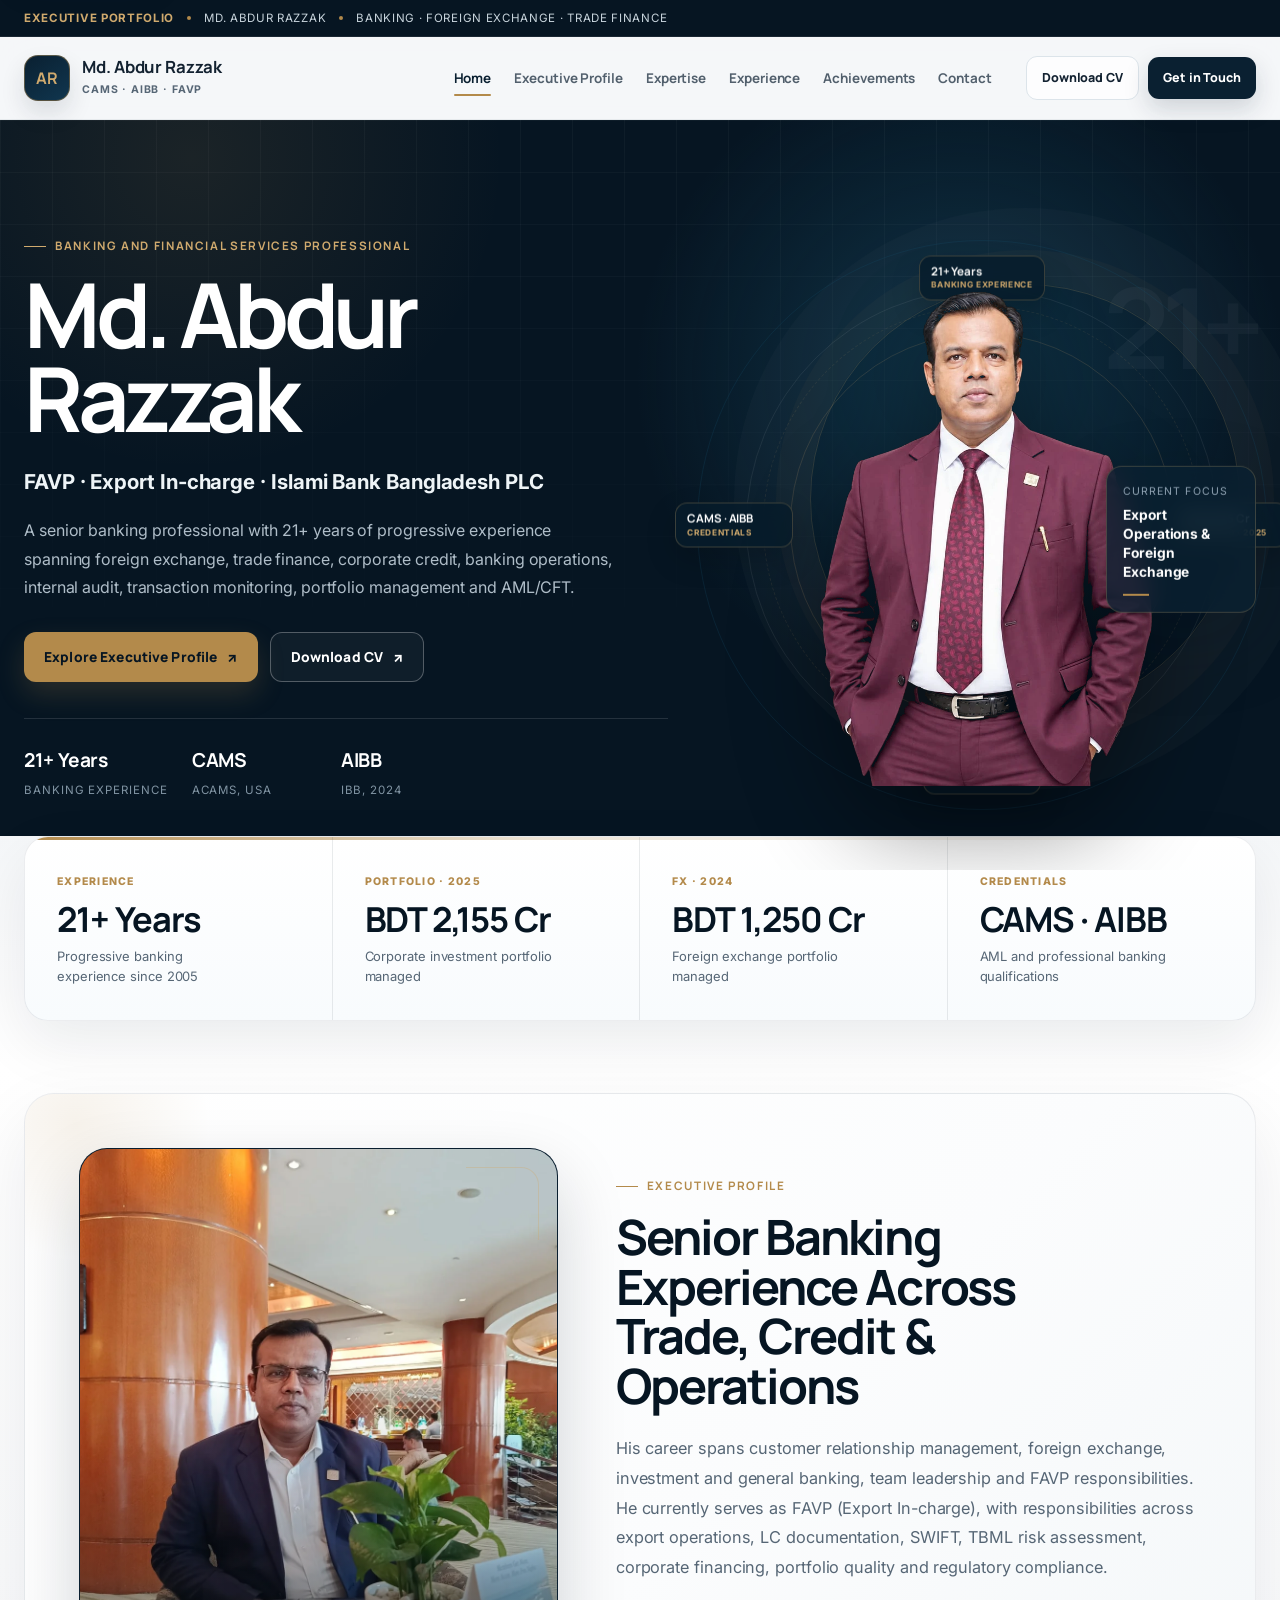
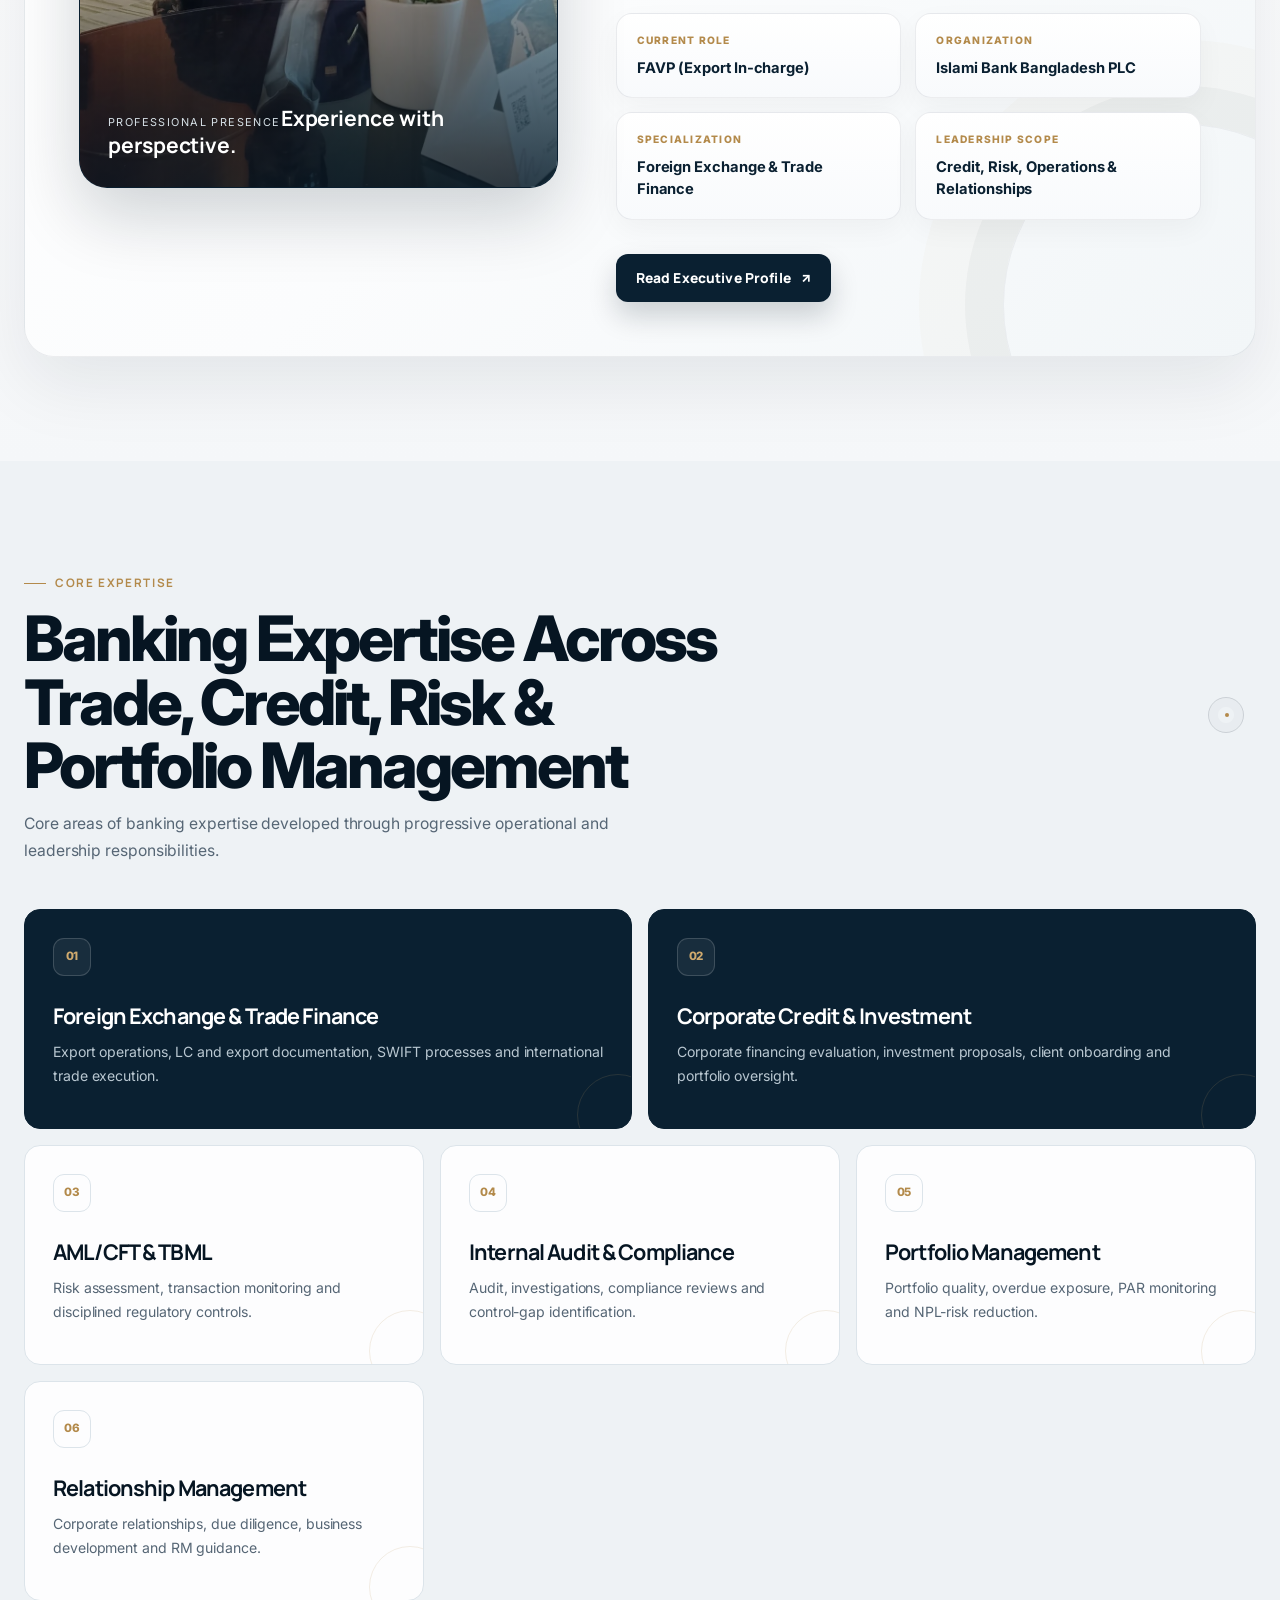
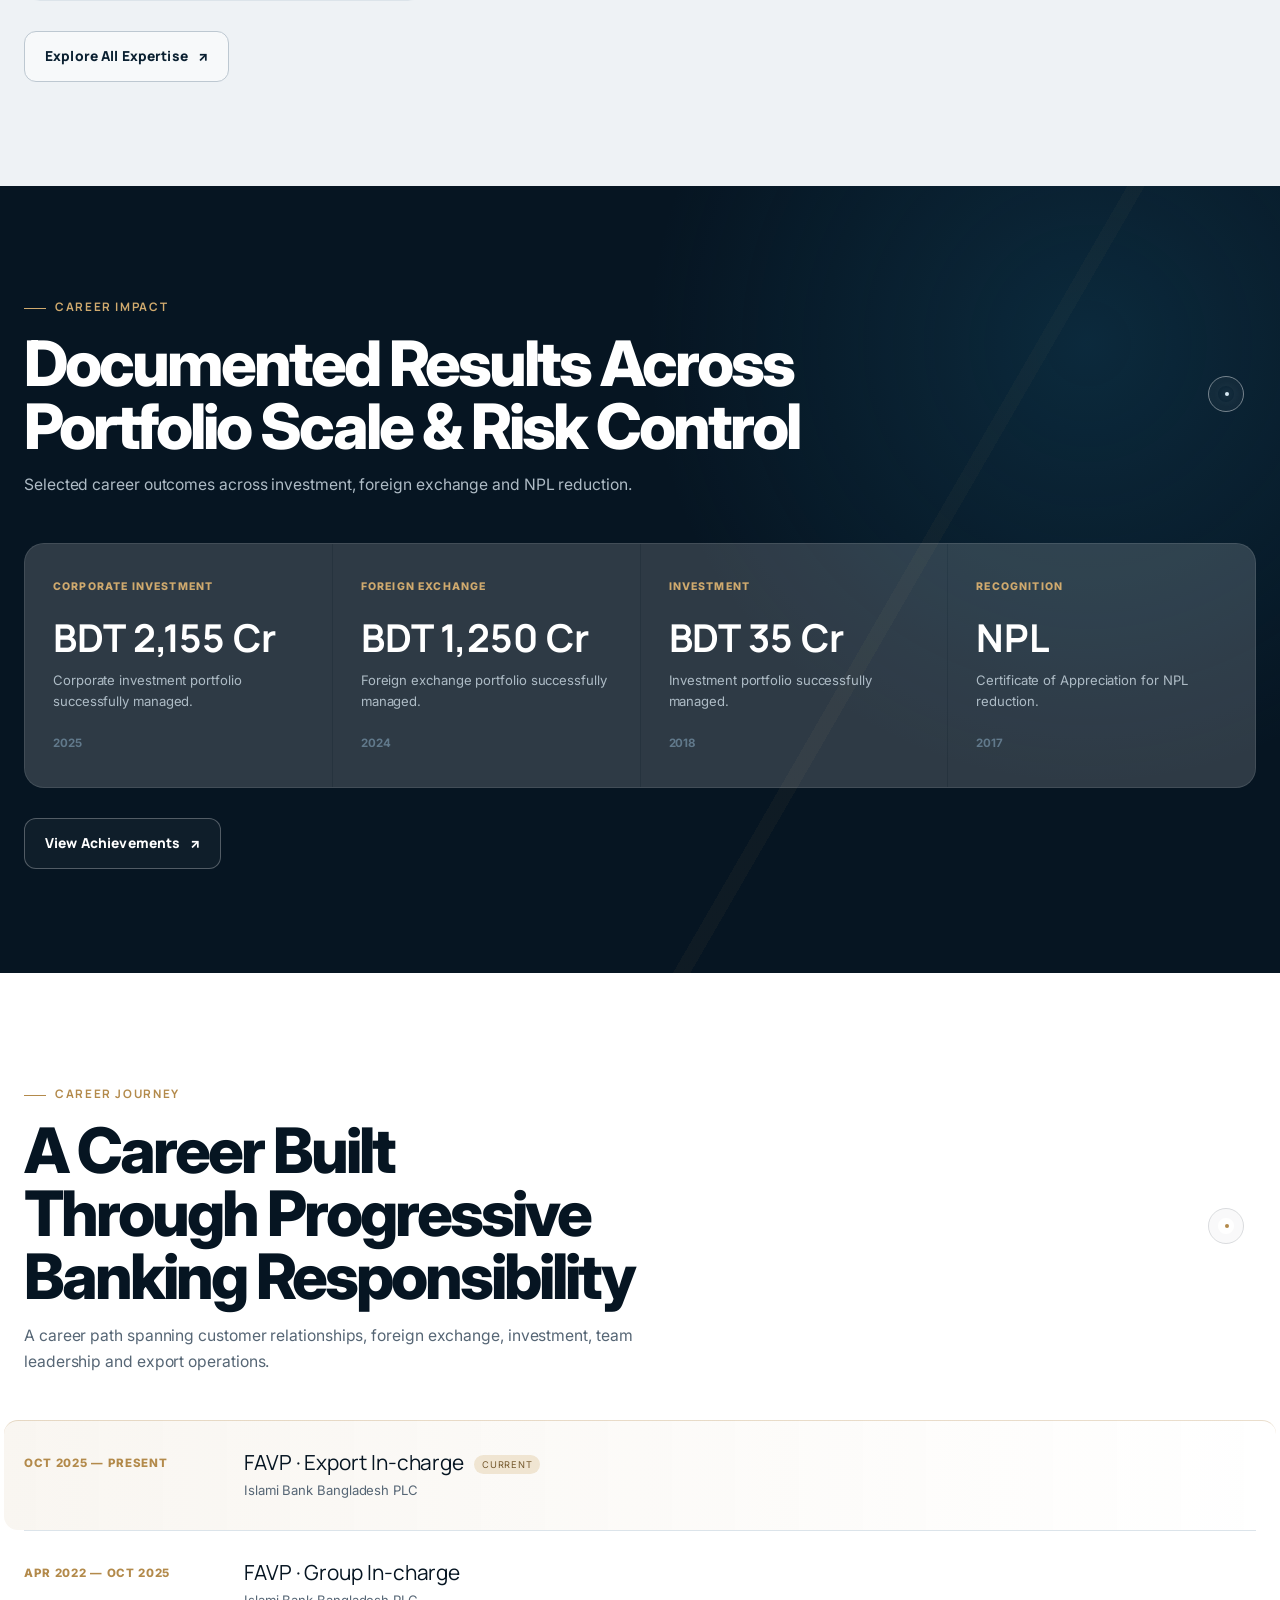
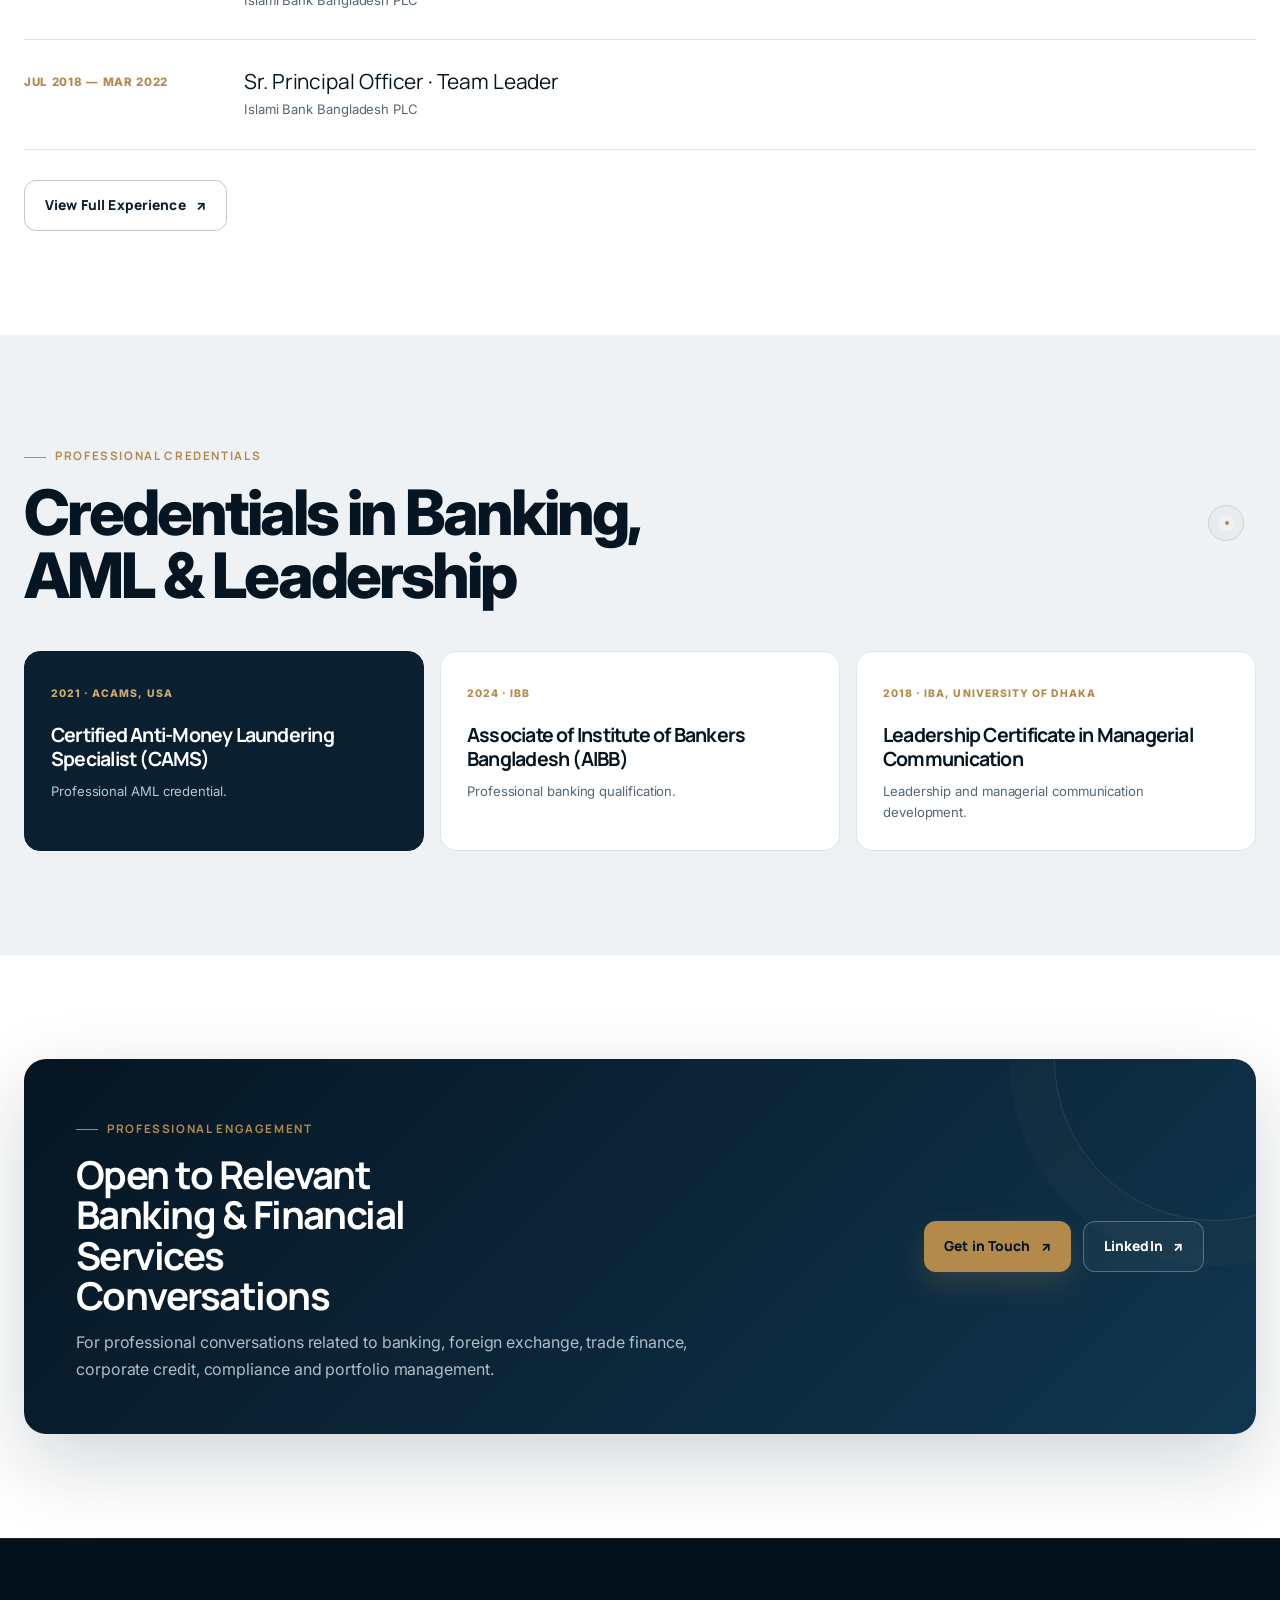
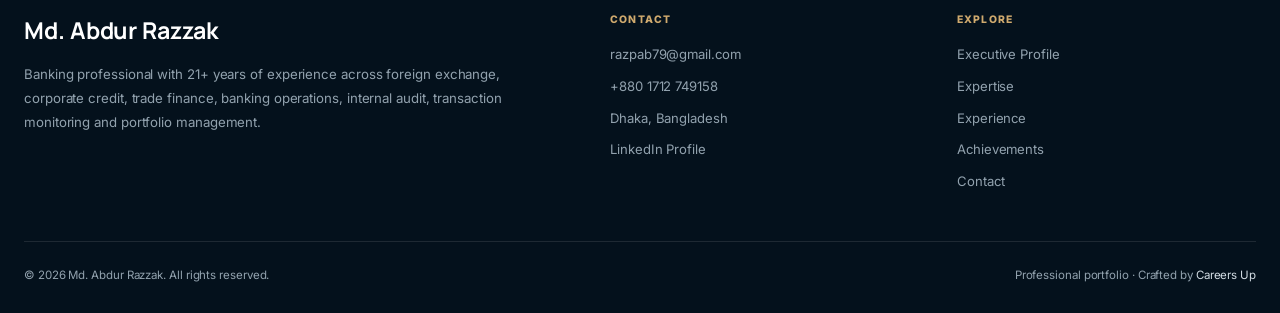
<file: index.html>
<!doctype html>
<html lang="en">
<head>
<meta charset="utf-8">
<meta name="viewport" content="width=device-width, initial-scale=1, viewport-fit=cover">
<title>Md. Abdur Razzak | Senior Banking Professional</title>
<meta name="description" content="Executive portfolio of Md. Abdur Razzak, FAVP, with 21+ years of banking experience across foreign exchange, trade finance, corporate credit, AML/CFT and portfolio management.">
<meta name="theme-color" content="#061522">
<meta name="robots" content="index,follow,max-image-preview:large">
<link rel="icon" href="assets/images/favicon.svg" type="image/svg+xml">
<link rel="manifest" href="site.webmanifest">
<link rel="preconnect" href="https://fonts.googleapis.com">
<link rel="preconnect" href="https://fonts.gstatic.com" crossorigin>
<link rel="stylesheet" href="assets/css/styles.css">
<script type="application/ld+json">{"@context":"https://schema.org","@type":"Person","name":"Md. Abdur Razzak","jobTitle":"FAVP (Export In-charge)","worksFor":{"@type":"Organization","name":"Islami Bank Bangladesh PLC"},"email":"mailto:razpab79@gmail.com","telephone":"+8801712749158","url":"","sameAs":["https://linkedin.com/in/md-abdur-razzak-cams-493751160"],"knowsAbout":["Foreign Exchange","Trade Finance","Corporate Credit","AML/CFT","Banking Operations","Internal Audit","Portfolio Management"]}</script>
</head><body>
<a class="skip-link" href="#main">Skip to content</a>
<div class="top-strip"><div class="container"><strong>Executive Portfolio</strong><i></i><span>Md. Abdur Razzak</span><i></i><span>Banking · Foreign Exchange · Trade Finance</span></div></div>
<header class="site-header"><nav class="nav" aria-label="Primary navigation">
  <a class="brand" href="index.html"><span class="brand-mark">AR</span><span class="brand-copy"><strong>Md. Abdur Razzak</strong><span>CAMS · AIBB · FAVP</span></span></a>
  <div class="nav-links"><a href="index.html" class="active">Home</a><a href="executive-profile.html">Executive Profile</a><a href="expertise.html">Expertise</a><a href="experience.html">Experience</a><a href="achievements.html">Achievements</a><a href="contact.html">Contact</a></div>
  <div class="nav-actions"><a class="ghost" href="assets/docs/md-abdur-razzak-cv.pdf" target="_blank" rel="noopener">Download CV</a><a class="solid" href="contact.html">Get in Touch</a></div>
  <button class="menu-btn" aria-label="Open menu" aria-expanded="false"><span></span><span></span><span></span></button>
</nav></header>
<main id="main"><section class="hero">
  <div class="hero-inner">
    <div class="hero-copy reveal">
      <div class="eyebrow">Banking and Financial Services Professional</div>
      <h1 class="hero-name"><span>Md. Abdur</span>Razzak</h1>
      <div class="hero-role">FAVP · Export In-charge · Islami Bank Bangladesh PLC</div>
      <p class="hero-sub">A senior banking professional with 21+ years of progressive experience spanning foreign exchange, trade finance, corporate credit, banking operations, internal audit, transaction monitoring, portfolio management and AML/CFT.</p>
      <div class="hero-ctas"><a class="btn btn-primary" href="executive-profile.html">Explore Executive Profile</a><a class="btn btn-outline-light" href="assets/docs/md-abdur-razzak-cv.pdf" target="_blank" rel="noopener">Download CV</a></div>
      <div class="hero-micro">
        <div><strong>21+ Years</strong><span>Banking experience</span></div>
        <div><strong>CAMS</strong><span>ACAMS, USA</span></div>
        <div><strong>AIBB</strong><span>IBB, 2024</span></div>
      </div>
    </div>
    <div class="hero-visual reveal">
      <div class="hero-rings">
        <span class="ring ring-1" aria-hidden="true"></span>
        <span class="ring ring-2" aria-hidden="true"></span>
        <span class="ring ring-3" aria-hidden="true"></span>
        <span class="orbit orbit-1" aria-hidden="true"></span>
        <div class="achievement-orbit" aria-label="Career highlights">
          <span class="orbit-node node-1"><a class="orbit-chip" href="experience.html" aria-label="View 21+ years of banking experience"><b>21+ Years</b><em>Banking Experience</em></a></span>
          <span class="orbit-node node-2"><a class="orbit-chip" href="achievements.html" aria-label="View the BDT 2,155 Crore portfolio achievement"><b>BDT 2,155 Cr</b><em>Portfolio · 2025</em></a></span>
          <span class="orbit-node node-3"><a class="orbit-chip" href="achievements.html" aria-label="View the BDT 1,250 Crore foreign exchange achievement"><b>BDT 1,250 Cr</b><em>FX · 2024</em></a></span>
          <span class="orbit-node node-4"><a class="orbit-chip" href="achievements.html" aria-label="View CAMS and AIBB professional credentials"><b>CAMS · AIBB</b><em>Credentials</em></a></span>
        </div>
      </div>
      <div class="hero-portrait"><img src="assets/images/portrait-cutout.webp" alt="Md. Abdur Razzak, FAVP and banking professional" width="1000" height="913" fetchpriority="high"></div>
      <div class="hero-seal"><span>Current focus</span><strong>Export Operations & Foreign Exchange</strong><i></i></div>
    </div>
  </div>
</section>
<section class="credibility-band">
  <div class="container">
    <div class="credibility-shell reveal">
      <div class="credibility-grid">
    <div class="credibility-item"><small>Experience</small><strong>21+ Years</strong><span>Progressive banking experience since 2005</span></div>
    <div class="credibility-item"><small>Portfolio · 2025</small><strong>BDT 2,155 Cr</strong><span>Corporate investment portfolio managed</span></div>
    <div class="credibility-item"><small>FX · 2024</small><strong>BDT 1,250 Cr</strong><span>Foreign exchange portfolio managed</span></div>
    <div class="credibility-item"><small>Credentials</small><strong>CAMS · AIBB</strong><span>AML and professional banking qualifications</span></div>
        </div>
    </div>
  </div>
</section>
<section class="white executive-premium">
  <div class="container">
    <div class="profile-panel">
      <div class="profile-grid">
    <div class="portrait-card reveal"><img src="assets/images/lobby-seated.webp" alt="Md. Abdur Razzak in a professional setting" loading="lazy"><div class="portrait-caption"><div><span>Professional Presence</span><strong>Experience with perspective.</strong></div></div></div>
    <div class="profile-copy reveal">
      <div class="eyebrow">Executive Profile</div>
      <h2>Senior Banking Experience Across Trade, Credit & Operations</h2>
      <p class="prose">His career spans customer relationship management, foreign exchange, investment and general banking, team leadership and FAVP responsibilities. He currently serves as FAVP (Export In-charge), with responsibilities across export operations, LC documentation, SWIFT, TBML risk assessment, corporate financing, portfolio quality and regulatory compliance.</p>
      <div class="profile-points"><div class="profile-point"><span>Current Role</span><strong>FAVP (Export In-charge)</strong></div><div class="profile-point"><span>Organization</span><strong>Islami Bank Bangladesh PLC</strong></div><div class="profile-point"><span>Specialization</span><strong>Foreign Exchange & Trade Finance</strong></div><div class="profile-point"><span>Leadership Scope</span><strong>Credit, Risk, Operations & Relationships</strong></div></div>
      <div class="actions"><a class="btn btn-dark" href="executive-profile.html">Read Executive Profile</a></div>
    </div>
        </div>
    </div>
  </div>
</section>
<section class="soft">
  <div class="container">
    <div class="section-head reveal"><div><div class="eyebrow">Core Expertise</div><div class="section-number">01</div></div><div><h2>Banking Expertise Across Trade, Credit, Risk & Portfolio Management</h2><p>Core areas of banking expertise developed through progressive operational and leadership responsibilities.</p></div></div>
    <div class="expertise-grid">
      <article class="expertise-card featured reveal"><span class="expertise-index">01</span><h3>Foreign Exchange & Trade Finance</h3><p>Export operations, LC and export documentation, SWIFT processes and international trade execution.</p></article>
      <article class="expertise-card featured reveal"><span class="expertise-index">02</span><h3>Corporate Credit & Investment</h3><p>Corporate financing evaluation, investment proposals, client onboarding and portfolio oversight.</p></article>
      <article class="expertise-card reveal"><span class="expertise-index">03</span><h3>AML/CFT & TBML</h3><p>Risk assessment, transaction monitoring and disciplined regulatory controls.</p></article>
      <article class="expertise-card reveal"><span class="expertise-index">04</span><h3>Internal Audit & Compliance</h3><p>Audit, investigations, compliance reviews and control-gap identification.</p></article>
      <article class="expertise-card reveal"><span class="expertise-index">05</span><h3>Portfolio Management</h3><p>Portfolio quality, overdue exposure, PAR monitoring and NPL-risk reduction.</p></article>
      <article class="expertise-card reveal"><span class="expertise-index">06</span><h3>Relationship Management</h3><p>Corporate relationships, due diligence, business development and RM guidance.</p></article>
    </div>
    <div class="actions" style="margin-top:30px"><a class="btn btn-outline-dark" href="expertise.html">Explore All Expertise</a></div>
  </div>
</section>
<section class="dark">
  <div class="container">
    <div class="section-head dark-head reveal"><div><div class="eyebrow">Career Impact</div><div class="section-number">02</div></div><div><h2>Documented Results Across Portfolio Scale & Risk Control</h2><p>Selected career outcomes across investment, foreign exchange and NPL reduction.</p></div></div>
    <div class="impact-grid reveal">
      <div class="impact-card"><small>Corporate Investment</small><strong>BDT 2,155 Cr</strong><p>Corporate investment portfolio successfully managed.</p><div class="year">2025</div></div>
      <div class="impact-card"><small>Foreign Exchange</small><strong>BDT 1,250 Cr</strong><p>Foreign exchange portfolio successfully managed.</p><div class="year">2024</div></div>
      <div class="impact-card"><small>Investment</small><strong>BDT 35 Cr</strong><p>Investment portfolio successfully managed.</p><div class="year">2018</div></div>
      <div class="impact-card"><small>Recognition</small><strong>NPL</strong><p>Certificate of Appreciation for NPL reduction.</p><div class="year">2017</div></div>
    </div>
    <div class="actions" style="margin-top:30px"><a class="btn btn-outline-light" href="achievements.html">View Achievements</a></div>
  </div>
</section>
<section class="white">
  <div class="container">
    <div class="section-head reveal"><div><div class="eyebrow">Career Journey</div><div class="section-number">03</div></div><div><h2>A Career Built Through Progressive Banking Responsibility</h2><p>A career path spanning customer relationships, foreign exchange, investment, team leadership and export operations.</p></div></div>
    <div class="timeline-premium reveal">
      <div class="career-row current"><div class="career-period">Oct 2025 — Present</div><div><div class="career-role">FAVP · Export In-charge</div><div class="career-org">Islami Bank Bangladesh PLC</div></div></div>
      <div class="career-row"><div class="career-period">Apr 2022 — Oct 2025</div><div><div class="career-role">FAVP · Group In-charge</div><div class="career-org">Islami Bank Bangladesh PLC</div></div></div>
      <div class="career-row"><div class="career-period">Jul 2018 — Mar 2022</div><div><div class="career-role">Sr. Principal Officer · Team Leader</div><div class="career-org">Islami Bank Bangladesh PLC</div></div></div>
    </div>
    <div class="actions" style="margin-top:30px"><a class="btn btn-outline-dark" href="experience.html">View Full Experience</a></div>
  </div>
</section>
<section class="soft">
  <div class="container">
    <div class="section-head reveal"><div><div class="eyebrow">Professional Credentials</div><div class="section-number">04</div></div><div><h2>Credentials in Banking, AML & Leadership</h2></div></div>
    <div class="credential-grid">
      <article class="credential-card feature reveal"><span class="tag">2021 · ACAMS, USA</span><h3>Certified Anti-Money Laundering Specialist (CAMS)</h3><p>Professional AML credential.</p></article>
      <article class="credential-card reveal"><span class="tag">2024 · IBB</span><h3>Associate of Institute of Bankers Bangladesh (AIBB)</h3><p>Professional banking qualification.</p></article>
      <article class="credential-card reveal"><span class="tag">2018 · IBA, University of Dhaka</span><h3>Leadership Certificate in Managerial Communication</h3><p>Leadership and managerial communication development.</p></article>
    </div>
  </div>
</section>
<section class="white">
  <div class="container"><div class="cta-block reveal"><div><div class="eyebrow">Professional Engagement</div><h2>Open to Relevant Banking & Financial Services Conversations</h2><p>For professional conversations related to banking, foreign exchange, trade finance, corporate credit, compliance and portfolio management.</p></div><div class="actions"><a class="btn btn-primary" href="contact.html">Get in Touch</a><a class="btn btn-outline-light" href="https://linkedin.com/in/md-abdur-razzak-cams-493751160" target="_blank" rel="noopener">LinkedIn</a></div></div></div>
</section>
</main>
<footer class="site-footer"><div class="container">
  <div class="footer-grid">
    <div class="footer-brand"><strong>Md. Abdur Razzak</strong><p>Banking professional with 21+ years of experience across foreign exchange, corporate credit, trade finance, banking operations, internal audit, transaction monitoring and portfolio management.</p></div>
    <div><div class="footer-title">Contact</div><div class="footer-links"><a href="mailto:razpab79@gmail.com">razpab79@gmail.com</a><a href="tel:+8801712749158">+880 1712 749158</a><span>Dhaka, Bangladesh</span><a href="https://linkedin.com/in/md-abdur-razzak-cams-493751160" target="_blank" rel="noopener">LinkedIn Profile</a></div></div>
    <div><div class="footer-title">Explore</div><div class="footer-links"><a href="executive-profile.html">Executive Profile</a><a href="expertise.html">Expertise</a><a href="experience.html">Experience</a><a href="achievements.html">Achievements</a><a href="contact.html">Contact</a></div></div>
  </div>
  <div class="footer-bottom"><span>© 2026 Md. Abdur Razzak. All rights reserved.</span><span>Professional portfolio · Crafted by <a href="https://thecareersup.com" target="_blank" rel="noopener">Careers Up</a></span></div>
</div></footer>
<button class="back-top" aria-label="Back to top">↑</button>
<script src="assets/js/main.js"></script>
</body></html>
</file>
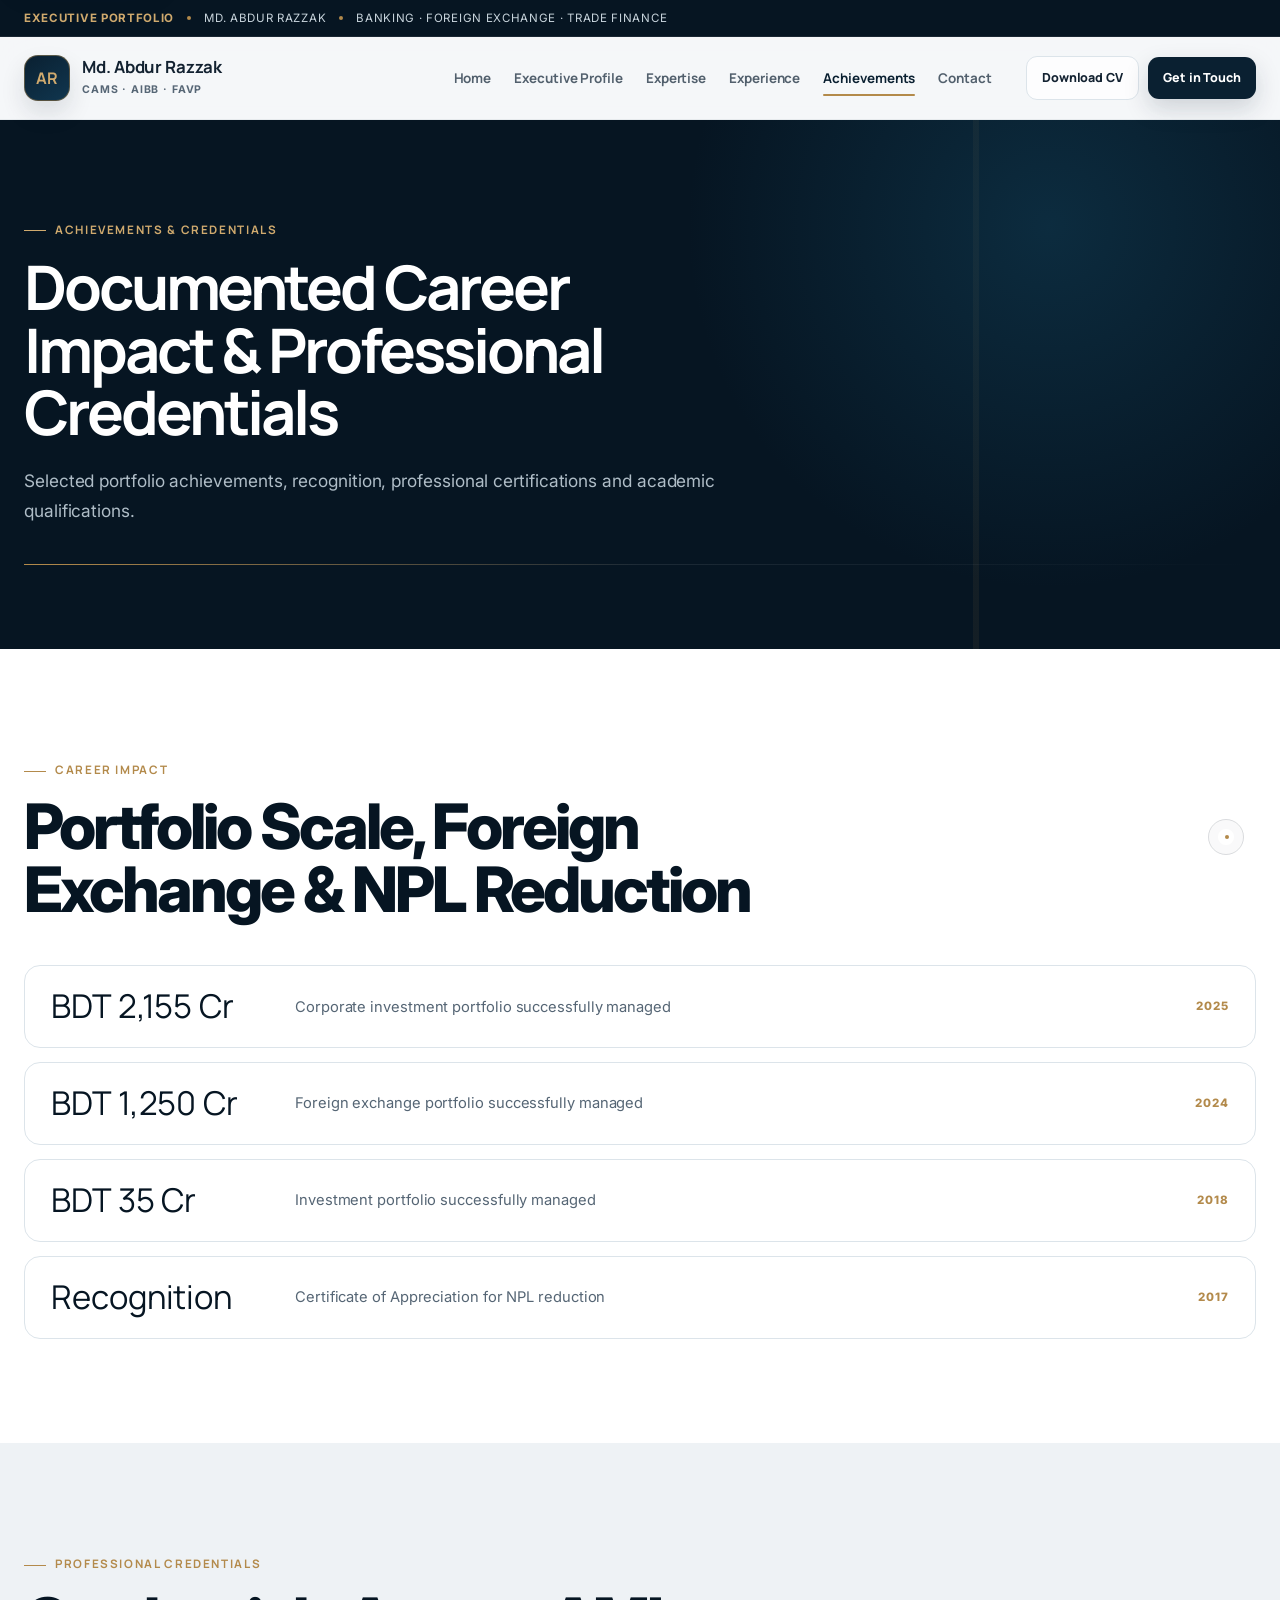
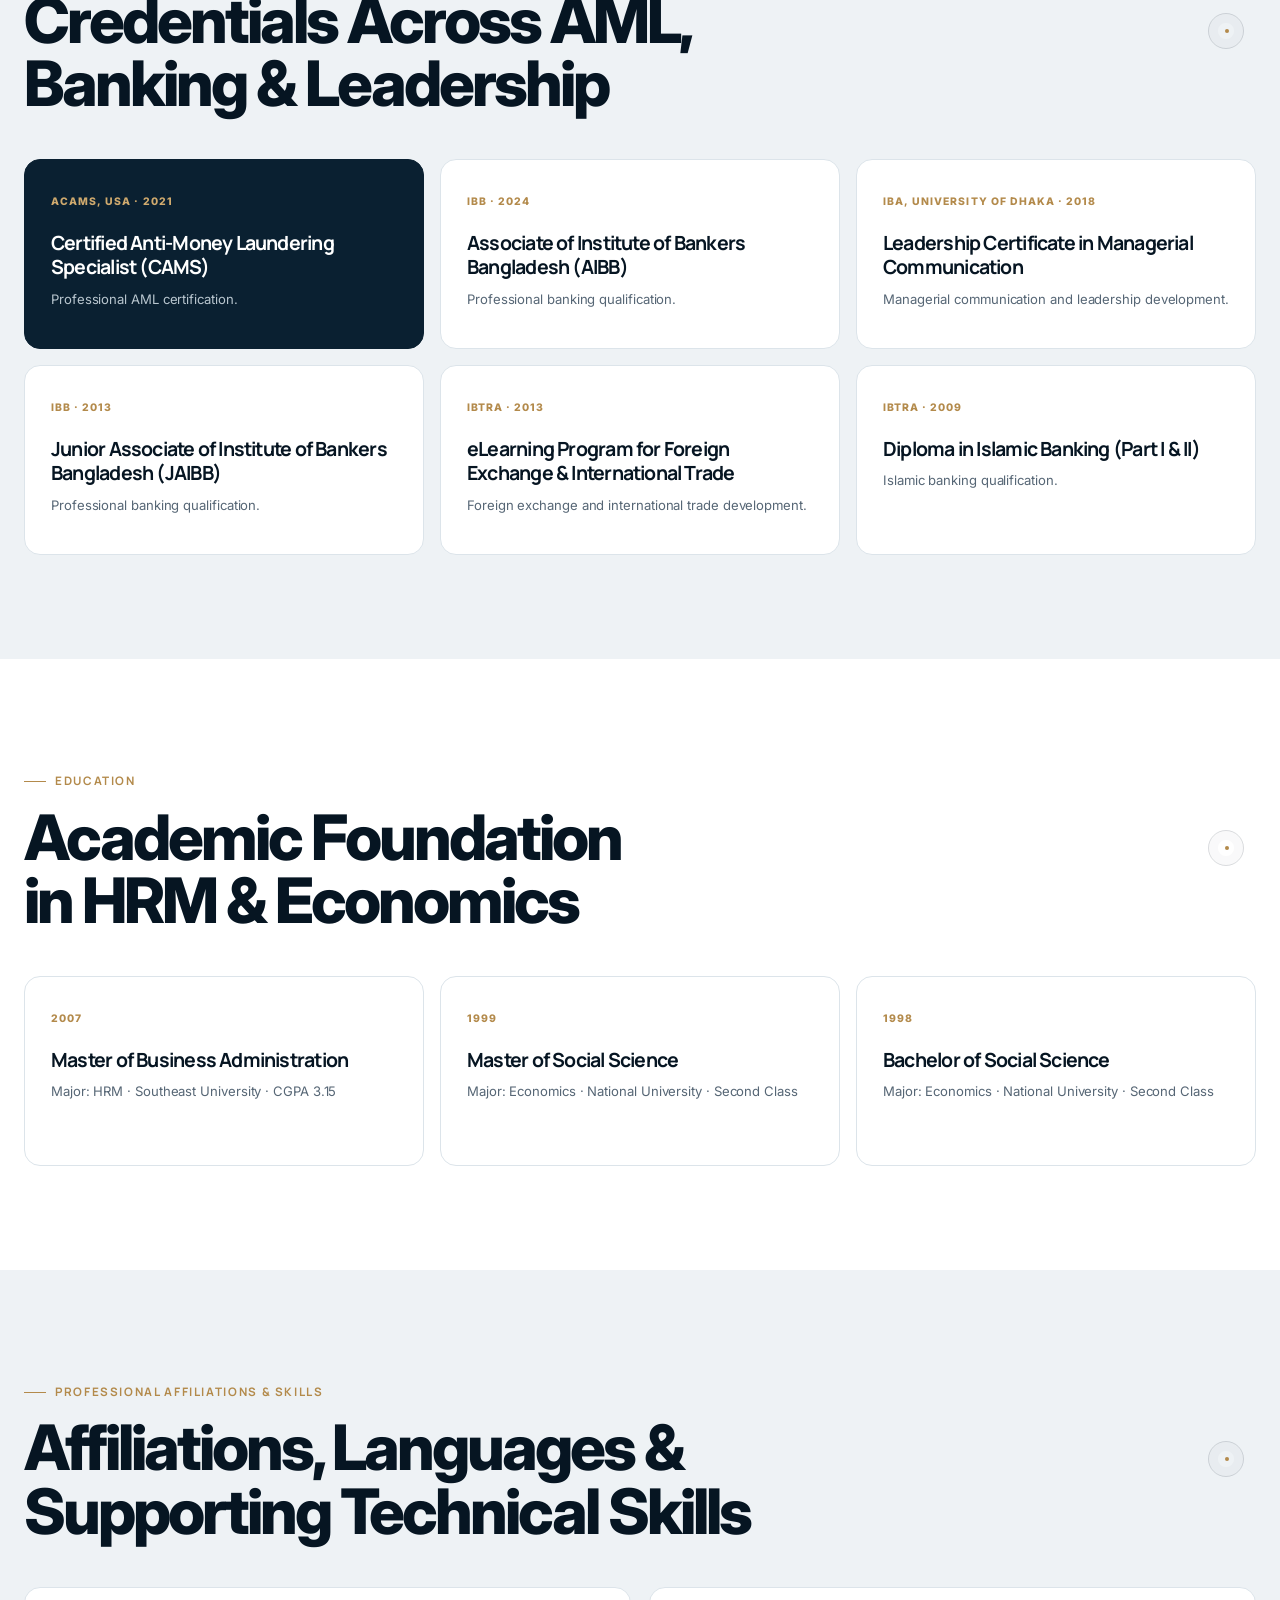
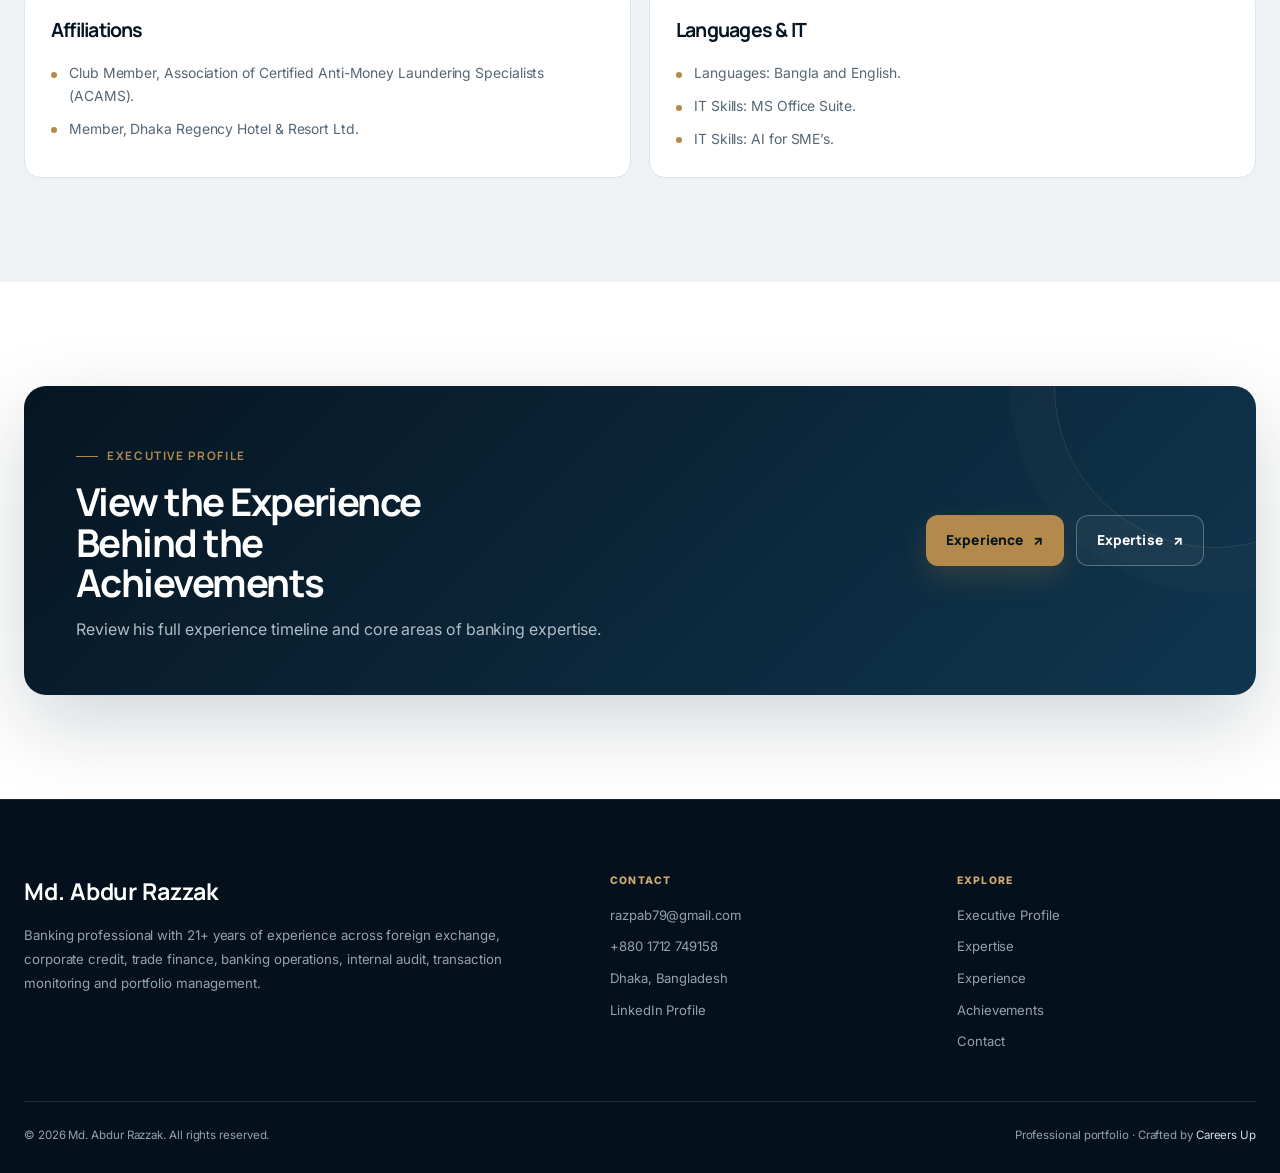
<file: achievements.html>
<!doctype html>
<html lang="en">
<head>
<meta charset="utf-8">
<meta name="viewport" content="width=device-width, initial-scale=1, viewport-fit=cover">
<title>Achievements & Credentials | Md. Abdur Razzak</title>
<meta name="description" content="Portfolio achievements, banking credentials and education of Md. Abdur Razzak, FAVP at Islami Bank Bangladesh PLC.">
<meta name="theme-color" content="#061522">
<meta name="robots" content="index,follow,max-image-preview:large">
<link rel="icon" href="assets/images/favicon.svg" type="image/svg+xml">
<link rel="manifest" href="site.webmanifest">
<link rel="preconnect" href="https://fonts.googleapis.com">
<link rel="preconnect" href="https://fonts.gstatic.com" crossorigin>
<link rel="stylesheet" href="assets/css/styles.css">
<script type="application/ld+json">{"@context":"https://schema.org","@type":"Person","name":"Md. Abdur Razzak","jobTitle":"FAVP (Export In-charge)","worksFor":{"@type":"Organization","name":"Islami Bank Bangladesh PLC"},"email":"mailto:razpab79@gmail.com","telephone":"+8801712749158","url":"","sameAs":["https://linkedin.com/in/md-abdur-razzak-cams-493751160"],"knowsAbout":["Foreign Exchange","Trade Finance","Corporate Credit","AML/CFT","Banking Operations","Internal Audit","Portfolio Management"]}</script>
</head><body>
<a class="skip-link" href="#main">Skip to content</a>
<div class="top-strip"><div class="container"><strong>Executive Portfolio</strong><i></i><span>Md. Abdur Razzak</span><i></i><span>Banking · Foreign Exchange · Trade Finance</span></div></div>
<header class="site-header"><nav class="nav" aria-label="Primary navigation">
  <a class="brand" href="index.html"><span class="brand-mark">AR</span><span class="brand-copy"><strong>Md. Abdur Razzak</strong><span>CAMS · AIBB · FAVP</span></span></a>
  <div class="nav-links"><a href="index.html">Home</a><a href="executive-profile.html">Executive Profile</a><a href="expertise.html">Expertise</a><a href="experience.html">Experience</a><a href="achievements.html" class="active">Achievements</a><a href="contact.html">Contact</a></div>
  <div class="nav-actions"><a class="ghost" href="assets/docs/md-abdur-razzak-cv.pdf" target="_blank" rel="noopener">Download CV</a><a class="solid" href="contact.html">Get in Touch</a></div>
  <button class="menu-btn" aria-label="Open menu" aria-expanded="false"><span></span><span></span><span></span></button>
</nav></header>
<main id="main"><section class="detail-hero"><div class="container reveal"><div class="eyebrow">Achievements & Credentials</div><h1>Documented Career Impact & Professional Credentials</h1><p class="lead">Selected portfolio achievements, recognition, professional certifications and academic qualifications.</p><div class="hero-line"></div></div></section>
<section class="white"><div class="container"><div class="section-head reveal"><div><div class="eyebrow">Career Impact</div><div class="section-number">01</div></div><div><h2>Portfolio Scale, Foreign Exchange & NPL Reduction</h2></div></div><div class="achievement-stack reveal"><div class="achievement-row"><div class="achievement-figure">BDT 2,155 Cr</div><div class="achievement-desc">Corporate investment portfolio successfully managed</div><div class="achievement-year">2025</div></div><div class="achievement-row"><div class="achievement-figure">BDT 1,250 Cr</div><div class="achievement-desc">Foreign exchange portfolio successfully managed</div><div class="achievement-year">2024</div></div><div class="achievement-row"><div class="achievement-figure">BDT 35 Cr</div><div class="achievement-desc">Investment portfolio successfully managed</div><div class="achievement-year">2018</div></div><div class="achievement-row"><div class="achievement-figure">Recognition</div><div class="achievement-desc">Certificate of Appreciation for NPL reduction</div><div class="achievement-year">2017</div></div></div></div></section>
<section class="soft"><div class="container"><div class="section-head reveal"><div><div class="eyebrow">Professional Credentials</div><div class="section-number">02</div></div><div><h2>Credentials Across AML, Banking & Leadership</h2></div></div><div class="credential-grid"><article class="credential-card feature reveal"><span class="tag">ACAMS, USA · 2021</span><h3>Certified Anti-Money Laundering Specialist (CAMS)</h3><p>Professional AML certification.</p></article><article class="credential-card reveal"><span class="tag">IBB · 2024</span><h3>Associate of Institute of Bankers Bangladesh (AIBB)</h3><p>Professional banking qualification.</p></article><article class="credential-card reveal"><span class="tag">IBA, University of Dhaka · 2018</span><h3>Leadership Certificate in Managerial Communication</h3><p>Managerial communication and leadership development.</p></article><article class="credential-card reveal"><span class="tag">IBB · 2013</span><h3>Junior Associate of Institute of Bankers Bangladesh (JAIBB)</h3><p>Professional banking qualification.</p></article><article class="credential-card reveal"><span class="tag">IBTRA · 2013</span><h3>eLearning Program for Foreign Exchange & International Trade</h3><p>Foreign exchange and international trade development.</p></article><article class="credential-card reveal"><span class="tag">IBTRA · 2009</span><h3>Diploma in Islamic Banking (Part I & II)</h3><p>Islamic banking qualification.</p></article></div></div></section>
<section class="white"><div class="container"><div class="section-head reveal"><div><div class="eyebrow">Education</div><div class="section-number">03</div></div><div><h2>Academic Foundation in HRM & Economics</h2></div></div><div class="credential-grid"><article class="credential-card reveal"><span class="tag">2007</span><h3>Master of Business Administration</h3><p>Major: HRM · Southeast University · CGPA 3.15</p></article><article class="credential-card reveal"><span class="tag">1999</span><h3>Master of Social Science</h3><p>Major: Economics · National University · Second Class</p></article><article class="credential-card reveal"><span class="tag">1998</span><h3>Bachelor of Social Science</h3><p>Major: Economics · National University · Second Class</p></article></div></div></section>
<section class="soft"><div class="container"><div class="section-head reveal"><div><div class="eyebrow">Professional Affiliations & Skills</div><div class="section-number">04</div></div><div><h2>Affiliations, Languages & Supporting Technical Skills</h2></div></div><div class="responsibility-grid"><div class="responsibility-group reveal"><h3>Affiliations</h3><ul><li>Club Member, Association of Certified Anti-Money Laundering Specialists (ACAMS).</li><li>Member, Dhaka Regency Hotel & Resort Ltd.</li></ul></div><div class="responsibility-group reveal"><h3>Languages & IT</h3><ul><li>Languages: Bangla and English.</li><li>IT Skills: MS Office Suite.</li><li>IT Skills: AI for SME’s.</li></ul></div></div></div></section>
<section class="white"><div class="container"><div class="cta-block reveal"><div><div class="eyebrow">Executive Profile</div><h2>View the Experience Behind the Achievements</h2><p>Review his full experience timeline and core areas of banking expertise.</p></div><div class="actions"><a class="btn btn-primary" href="experience.html">Experience</a><a class="btn btn-outline-light" href="expertise.html">Expertise</a></div></div></div></section>
</main>
<footer class="site-footer"><div class="container">
  <div class="footer-grid">
    <div class="footer-brand"><strong>Md. Abdur Razzak</strong><p>Banking professional with 21+ years of experience across foreign exchange, corporate credit, trade finance, banking operations, internal audit, transaction monitoring and portfolio management.</p></div>
    <div><div class="footer-title">Contact</div><div class="footer-links"><a href="mailto:razpab79@gmail.com">razpab79@gmail.com</a><a href="tel:+8801712749158">+880 1712 749158</a><span>Dhaka, Bangladesh</span><a href="https://linkedin.com/in/md-abdur-razzak-cams-493751160" target="_blank" rel="noopener">LinkedIn Profile</a></div></div>
    <div><div class="footer-title">Explore</div><div class="footer-links"><a href="executive-profile.html">Executive Profile</a><a href="expertise.html">Expertise</a><a href="experience.html">Experience</a><a href="achievements.html">Achievements</a><a href="contact.html">Contact</a></div></div>
  </div>
  <div class="footer-bottom"><span>© 2026 Md. Abdur Razzak. All rights reserved.</span><span>Professional portfolio · Crafted by <a href="https://thecareersup.com" target="_blank" rel="noopener">Careers Up</a></span></div>
</div></footer>
<button class="back-top" aria-label="Back to top">↑</button>
<script src="assets/js/main.js"></script>
</body></html>
</file>
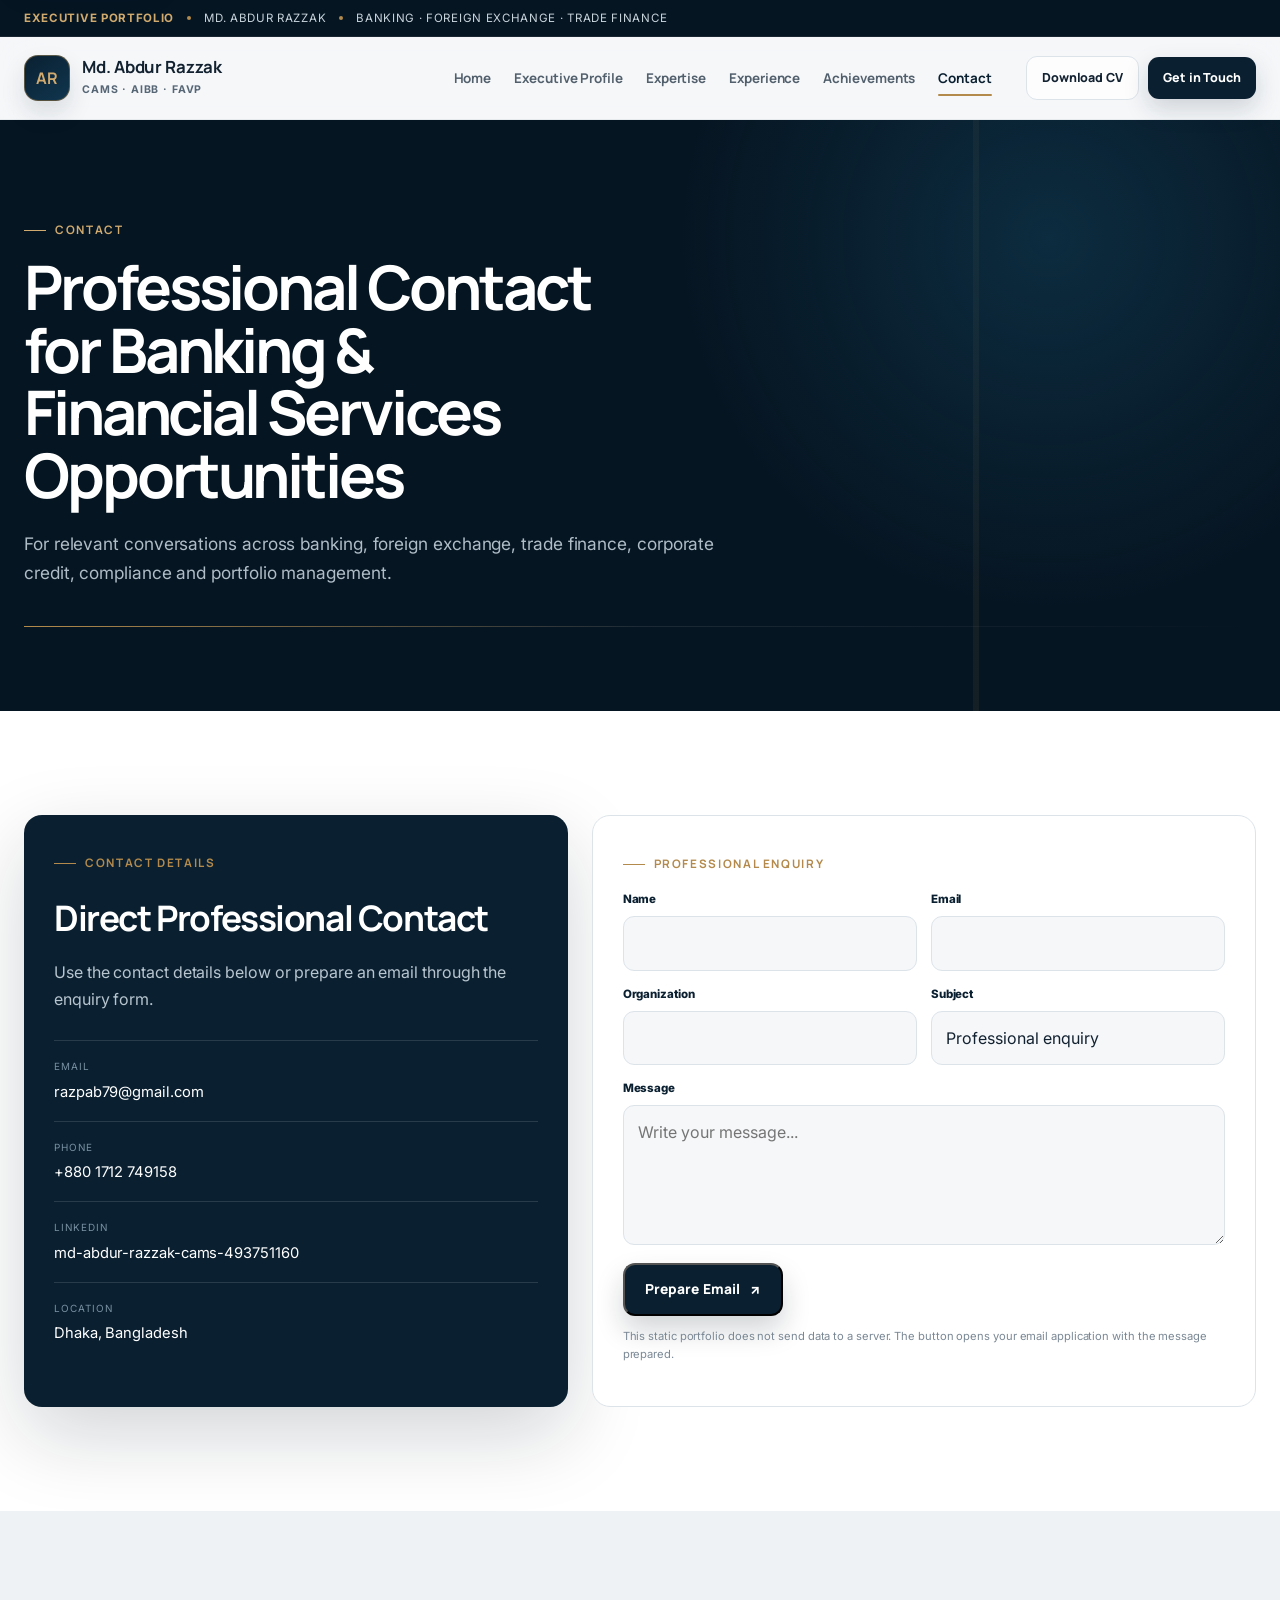
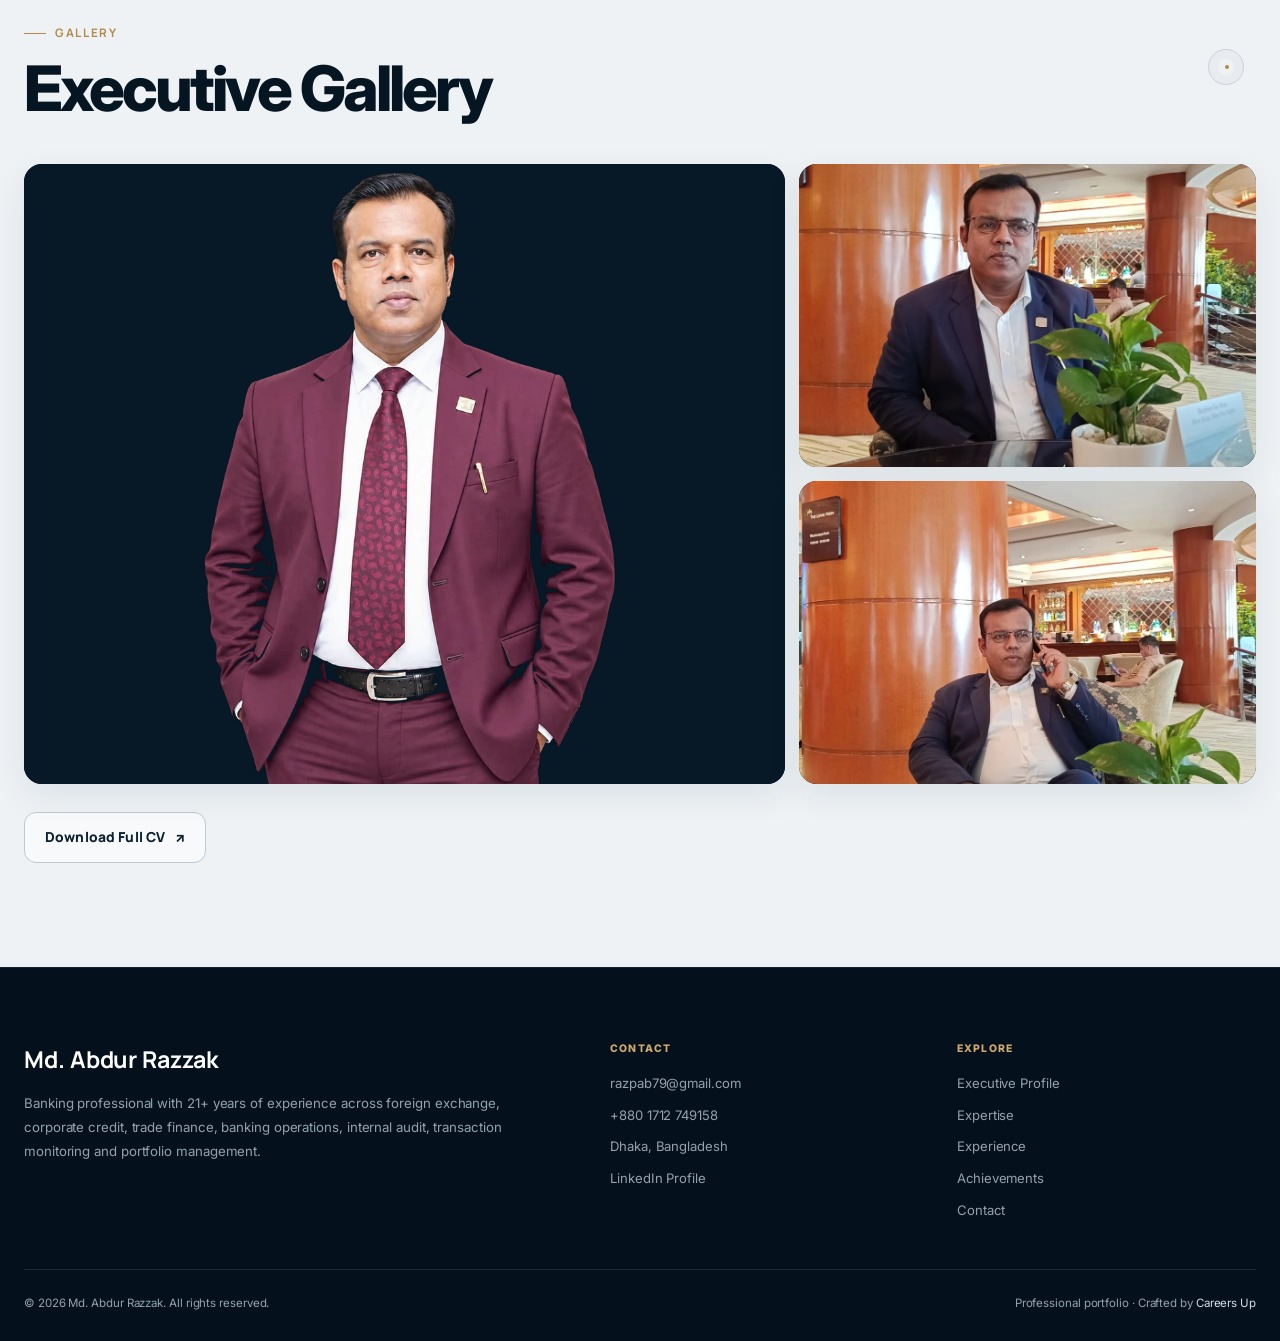
<file: contact.html>
<!doctype html>
<html lang="en">
<head>
<meta charset="utf-8">
<meta name="viewport" content="width=device-width, initial-scale=1, viewport-fit=cover">
<title>Contact | Md. Abdur Razzak</title>
<meta name="description" content="Contact Md. Abdur Razzak for relevant professional banking, foreign exchange, trade finance, credit, compliance and portfolio management discussions.">
<meta name="theme-color" content="#061522">
<meta name="robots" content="index,follow,max-image-preview:large">
<link rel="icon" href="assets/images/favicon.svg" type="image/svg+xml">
<link rel="manifest" href="site.webmanifest">
<link rel="preconnect" href="https://fonts.googleapis.com">
<link rel="preconnect" href="https://fonts.gstatic.com" crossorigin>
<link rel="stylesheet" href="assets/css/styles.css">
<script type="application/ld+json">{"@context":"https://schema.org","@type":"Person","name":"Md. Abdur Razzak","jobTitle":"FAVP (Export In-charge)","worksFor":{"@type":"Organization","name":"Islami Bank Bangladesh PLC"},"email":"mailto:razpab79@gmail.com","telephone":"+8801712749158","url":"","sameAs":["https://linkedin.com/in/md-abdur-razzak-cams-493751160"],"knowsAbout":["Foreign Exchange","Trade Finance","Corporate Credit","AML/CFT","Banking Operations","Internal Audit","Portfolio Management"]}</script>
</head><body>
<a class="skip-link" href="#main">Skip to content</a>
<div class="top-strip"><div class="container"><strong>Executive Portfolio</strong><i></i><span>Md. Abdur Razzak</span><i></i><span>Banking · Foreign Exchange · Trade Finance</span></div></div>
<header class="site-header"><nav class="nav" aria-label="Primary navigation">
  <a class="brand" href="index.html"><span class="brand-mark">AR</span><span class="brand-copy"><strong>Md. Abdur Razzak</strong><span>CAMS · AIBB · FAVP</span></span></a>
  <div class="nav-links"><a href="index.html">Home</a><a href="executive-profile.html">Executive Profile</a><a href="expertise.html">Expertise</a><a href="experience.html">Experience</a><a href="achievements.html">Achievements</a><a href="contact.html" class="active">Contact</a></div>
  <div class="nav-actions"><a class="ghost" href="assets/docs/md-abdur-razzak-cv.pdf" target="_blank" rel="noopener">Download CV</a><a class="solid" href="contact.html">Get in Touch</a></div>
  <button class="menu-btn" aria-label="Open menu" aria-expanded="false"><span></span><span></span><span></span></button>
</nav></header>
<main id="main"><section class="detail-hero"><div class="container reveal"><div class="eyebrow">Contact</div><h1>Professional Contact for Banking & Financial Services Opportunities</h1><p class="lead">For relevant conversations across banking, foreign exchange, trade finance, corporate credit, compliance and portfolio management.</p><div class="hero-line"></div></div></section>
<section class="white"><div class="container contact-layout">
  <div class="contact-panel reveal"><div class="eyebrow">Contact Details</div><h2>Direct Professional Contact</h2><p>Use the contact details below or prepare an email through the enquiry form.</p><div class="contact-items"><div class="contact-item"><small>Email</small><a href="mailto:razpab79@gmail.com">razpab79@gmail.com</a></div><div class="contact-item"><small>Phone</small><a href="tel:+8801712749158">+880 1712 749158</a></div><div class="contact-item"><small>LinkedIn</small><a href="https://linkedin.com/in/md-abdur-razzak-cams-493751160" target="_blank" rel="noopener">md-abdur-razzak-cams-493751160</a></div><div class="contact-item"><small>Location</small><span>Dhaka, Bangladesh</span></div></div></div>
  <form class="contact-form reveal" data-mailto-form><div class="eyebrow">Professional Enquiry</div><div class="field-grid"><div class="field"><label for="name">Name</label><input id="name" name="name" required autocomplete="name"></div><div class="field"><label for="email">Email</label><input id="email" type="email" name="email" required autocomplete="email"></div><div class="field"><label for="organization">Organization</label><input id="organization" name="organization" autocomplete="organization"></div><div class="field"><label for="subject">Subject</label><input id="subject" name="subject" required value="Professional enquiry"></div><div class="field full"><label for="message">Message</label><textarea id="message" name="message" required placeholder="Write your message..."></textarea></div></div><div class="actions" style="margin-top:18px"><button class="btn btn-dark" type="submit">Prepare Email</button></div><p class="form-note">This static portfolio does not send data to a server. The button opens your email application with the message prepared.</p><p class="form-status" aria-live="polite"></p></form>
</div></section>
<section class="soft"><div class="container"><div class="section-head reveal"><div><div class="eyebrow">Gallery</div><div class="section-number">01</div></div><div><h2>Executive Gallery</h2></div></div><div class="gallery reveal"><button data-full="assets/images/portrait-cutout.webp" data-alt="Executive portrait of Md. Abdur Razzak"><img src="assets/images/portrait-cutout.webp" alt="Executive portrait of Md. Abdur Razzak" style="object-fit:contain;background:#071827" loading="lazy"></button><button data-full="assets/images/lobby-seated.webp" data-alt="Md. Abdur Razzak seated in a professional setting"><img src="assets/images/lobby-seated.webp" alt="Md. Abdur Razzak seated in a professional setting" loading="lazy"></button><button data-full="assets/images/lobby-call.webp" data-alt="Md. Abdur Razzak on a professional call"><img src="assets/images/lobby-call.webp" alt="Md. Abdur Razzak on a professional call" loading="lazy"></button></div><div class="actions" style="margin-top:28px"><a class="btn btn-outline-dark" href="assets/docs/md-abdur-razzak-cv.pdf" target="_blank" rel="noopener">Download Full CV</a></div></div></section>
<div class="lightbox" aria-hidden="true"><button class="lightbox-close" aria-label="Close">×</button><img alt=""></div>
</main>
<footer class="site-footer"><div class="container">
  <div class="footer-grid">
    <div class="footer-brand"><strong>Md. Abdur Razzak</strong><p>Banking professional with 21+ years of experience across foreign exchange, corporate credit, trade finance, banking operations, internal audit, transaction monitoring and portfolio management.</p></div>
    <div><div class="footer-title">Contact</div><div class="footer-links"><a href="mailto:razpab79@gmail.com">razpab79@gmail.com</a><a href="tel:+8801712749158">+880 1712 749158</a><span>Dhaka, Bangladesh</span><a href="https://linkedin.com/in/md-abdur-razzak-cams-493751160" target="_blank" rel="noopener">LinkedIn Profile</a></div></div>
    <div><div class="footer-title">Explore</div><div class="footer-links"><a href="executive-profile.html">Executive Profile</a><a href="expertise.html">Expertise</a><a href="experience.html">Experience</a><a href="achievements.html">Achievements</a><a href="contact.html">Contact</a></div></div>
  </div>
  <div class="footer-bottom"><span>© 2026 Md. Abdur Razzak. All rights reserved.</span><span>Professional portfolio · Crafted by <a href="https://thecareersup.com" target="_blank" rel="noopener">Careers Up</a></span></div>
</div></footer>
<button class="back-top" aria-label="Back to top">↑</button>
<script src="assets/js/main.js"></script>
</body></html>
</file>
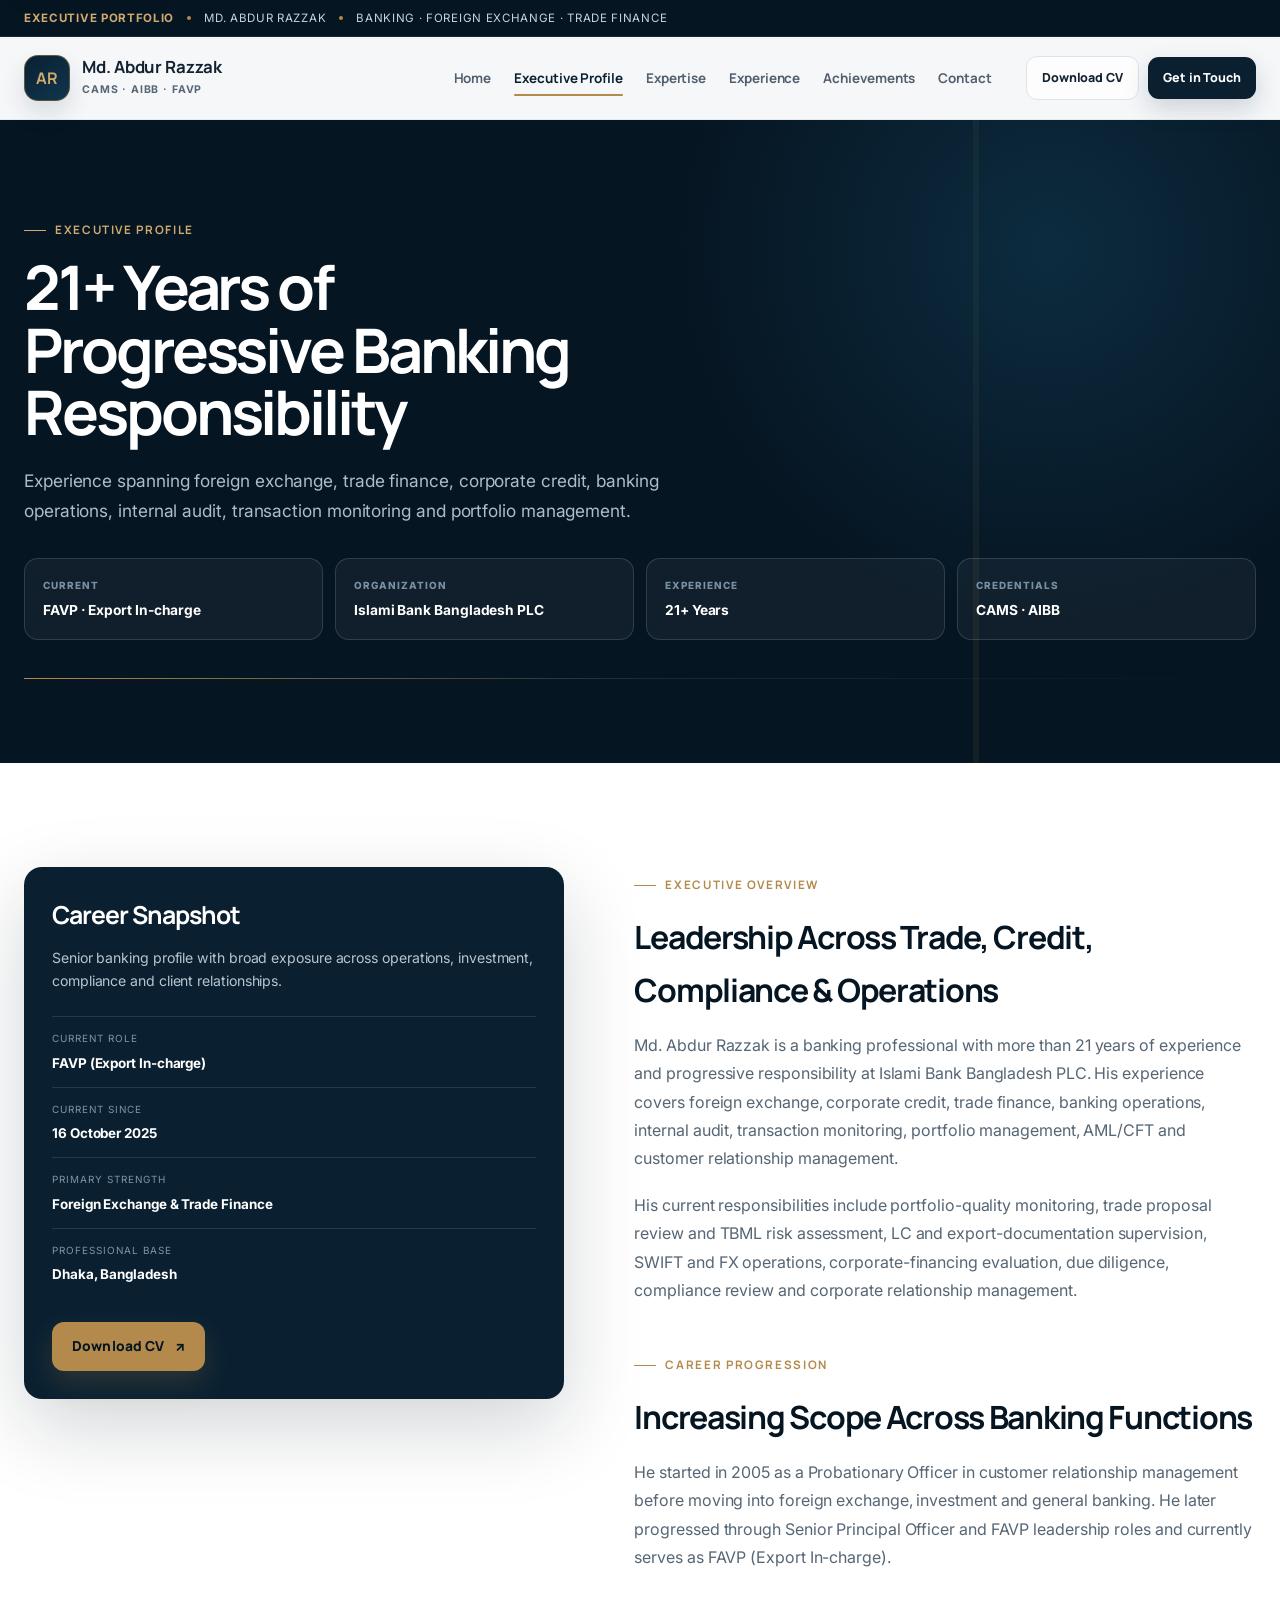
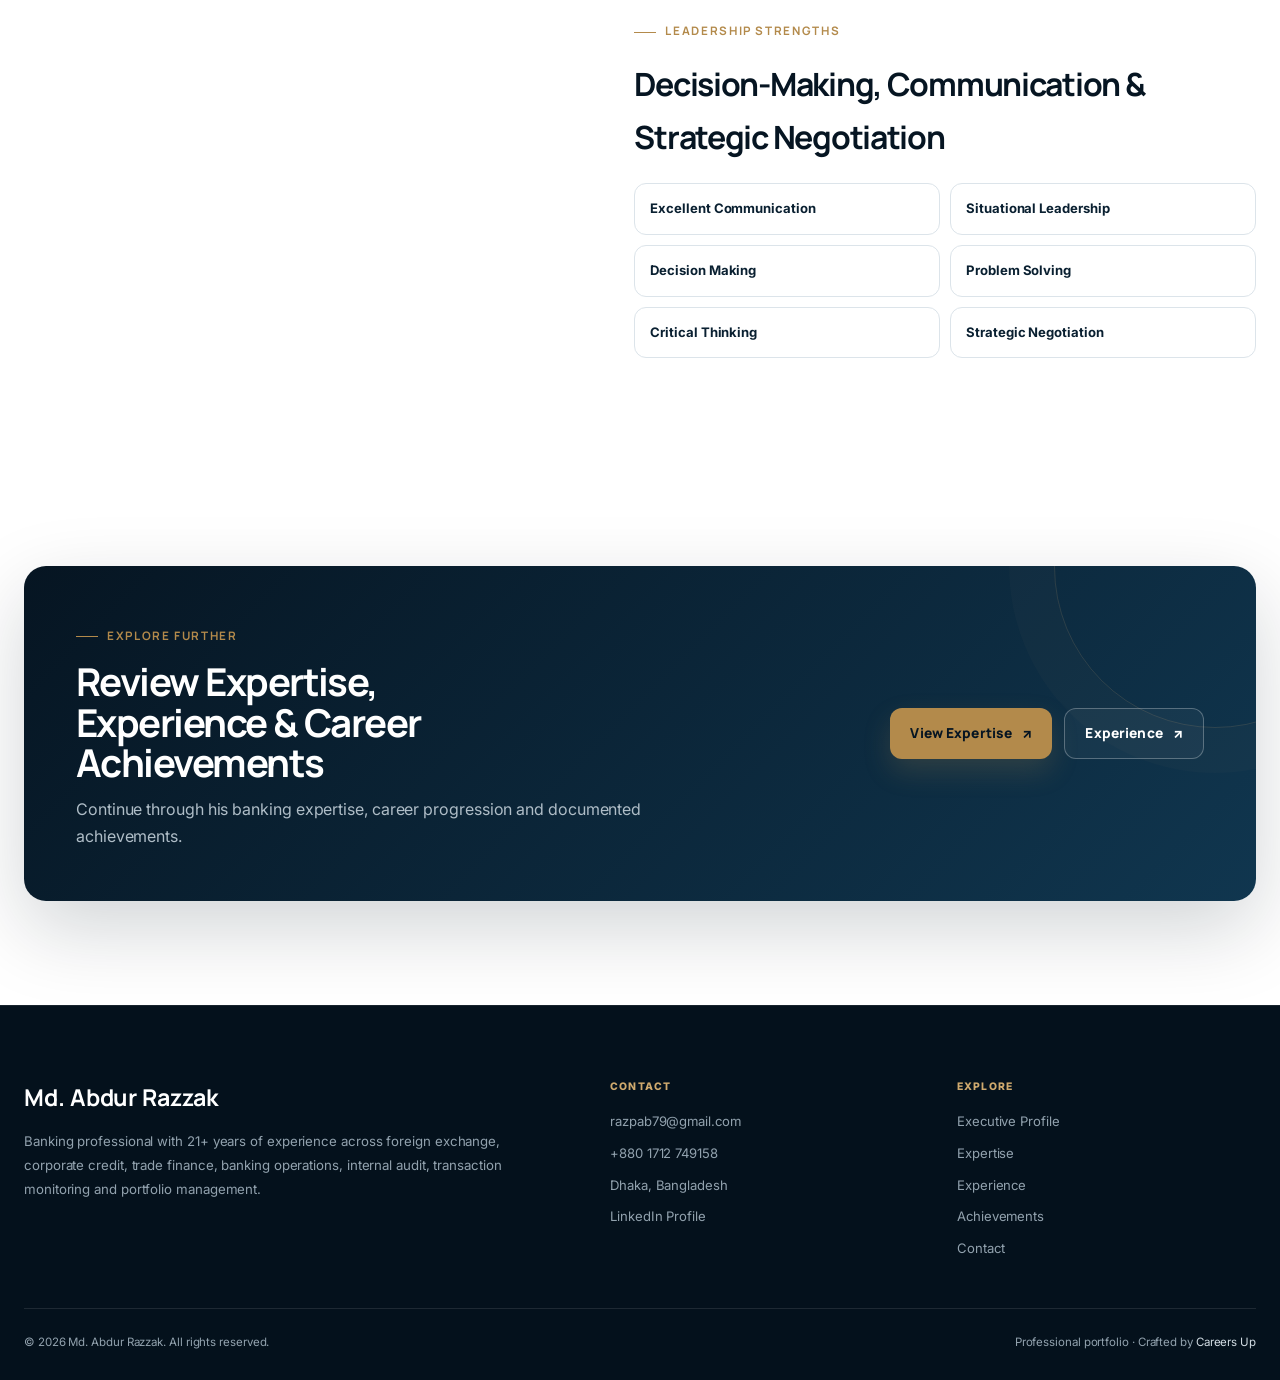
<file: executive-profile.html>
<!doctype html>
<html lang="en">
<head>
<meta charset="utf-8">
<meta name="viewport" content="width=device-width, initial-scale=1, viewport-fit=cover">
<title>Executive Profile | Md. Abdur Razzak</title>
<meta name="description" content="Executive profile of Md. Abdur Razzak, FAVP (Export In-charge) at Islami Bank Bangladesh PLC, with 21+ years of banking experience.">
<meta name="theme-color" content="#061522">
<meta name="robots" content="index,follow,max-image-preview:large">
<link rel="icon" href="assets/images/favicon.svg" type="image/svg+xml">
<link rel="manifest" href="site.webmanifest">
<link rel="preconnect" href="https://fonts.googleapis.com">
<link rel="preconnect" href="https://fonts.gstatic.com" crossorigin>
<link rel="stylesheet" href="assets/css/styles.css">
<script type="application/ld+json">{"@context":"https://schema.org","@type":"Person","name":"Md. Abdur Razzak","jobTitle":"FAVP (Export In-charge)","worksFor":{"@type":"Organization","name":"Islami Bank Bangladesh PLC"},"email":"mailto:razpab79@gmail.com","telephone":"+8801712749158","url":"","sameAs":["https://linkedin.com/in/md-abdur-razzak-cams-493751160"],"knowsAbout":["Foreign Exchange","Trade Finance","Corporate Credit","AML/CFT","Banking Operations","Internal Audit","Portfolio Management"]}</script>
</head><body>
<a class="skip-link" href="#main">Skip to content</a>
<div class="top-strip"><div class="container"><strong>Executive Portfolio</strong><i></i><span>Md. Abdur Razzak</span><i></i><span>Banking · Foreign Exchange · Trade Finance</span></div></div>
<header class="site-header"><nav class="nav" aria-label="Primary navigation">
  <a class="brand" href="index.html"><span class="brand-mark">AR</span><span class="brand-copy"><strong>Md. Abdur Razzak</strong><span>CAMS · AIBB · FAVP</span></span></a>
  <div class="nav-links"><a href="index.html">Home</a><a href="executive-profile.html" class="active">Executive Profile</a><a href="expertise.html">Expertise</a><a href="experience.html">Experience</a><a href="achievements.html">Achievements</a><a href="contact.html">Contact</a></div>
  <div class="nav-actions"><a class="ghost" href="assets/docs/md-abdur-razzak-cv.pdf" target="_blank" rel="noopener">Download CV</a><a class="solid" href="contact.html">Get in Touch</a></div>
  <button class="menu-btn" aria-label="Open menu" aria-expanded="false"><span></span><span></span><span></span></button>
</nav></header>
<main id="main"><section class="detail-hero"><div class="container reveal"><div class="eyebrow">Executive Profile</div><h1>21+ Years of Progressive Banking Responsibility</h1><p class="lead">Experience spanning foreign exchange, trade finance, corporate credit, banking operations, internal audit, transaction monitoring and portfolio management.</p><div class="snapshot-grid"><div class="snapshot-card"><small>Current</small><strong>FAVP · Export In-charge</strong></div><div class="snapshot-card"><small>Organization</small><strong>Islami Bank Bangladesh PLC</strong></div><div class="snapshot-card"><small>Experience</small><strong>21+ Years</strong></div><div class="snapshot-card"><small>Credentials</small><strong>CAMS · AIBB</strong></div></div><div class="hero-line"></div></div></section>
<section class="white"><div class="container editorial-grid">
  <aside class="sticky-card reveal"><h3>Career Snapshot</h3><p>Senior banking profile with broad exposure across operations, investment, compliance and client relationships.</p><div class="sticky-list"><div><span>Current Role</span><strong>FAVP (Export In-charge)</strong></div><div><span>Current Since</span><strong>16 October 2025</strong></div><div><span>Primary Strength</span><strong>Foreign Exchange & Trade Finance</strong></div><div><span>Professional Base</span><strong>Dhaka, Bangladesh</strong></div></div><div class="actions" style="margin-top:24px"><a class="btn btn-primary" href="assets/docs/md-abdur-razzak-cv.pdf" target="_blank" rel="noopener">Download CV</a></div></aside>
  <div class="reveal"><div class="content-block"><div class="eyebrow">Executive Overview</div><h2>Leadership Across Trade, Credit, Compliance & Operations</h2><p class="prose">Md. Abdur Razzak is a banking professional with more than 21 years of experience and progressive responsibility at Islami Bank Bangladesh PLC. His experience covers foreign exchange, corporate credit, trade finance, banking operations, internal audit, transaction monitoring, portfolio management, AML/CFT and customer relationship management.</p><p class="prose">His current responsibilities include portfolio-quality monitoring, trade proposal review and TBML risk assessment, LC and export-documentation supervision, SWIFT and FX operations, corporate-financing evaluation, due diligence, compliance review and corporate relationship management.</p></div>
  <div class="content-block"><div class="eyebrow">Career Progression</div><h2>Increasing Scope Across Banking Functions</h2><p class="prose">He started in 2005 as a Probationary Officer in customer relationship management before moving into foreign exchange, investment and general banking. He later progressed through Senior Principal Officer and FAVP leadership roles and currently serves as FAVP (Export In-charge).</p></div>
  <div class="content-block"><div class="eyebrow">Leadership Strengths</div><h2>Decision-Making, Communication & Strategic Negotiation</h2><div class="strength-list"><div class="strength">Excellent Communication</div><div class="strength">Situational Leadership</div><div class="strength">Decision Making</div><div class="strength">Problem Solving</div><div class="strength">Critical Thinking</div><div class="strength">Strategic Negotiation</div></div></div></div>
</div></section>

<section class="white"><div class="container"><div class="cta-block reveal"><div><div class="eyebrow">Explore Further</div><h2>Review Expertise, Experience & Career Achievements</h2><p>Continue through his banking expertise, career progression and documented achievements.</p></div><div class="actions"><a class="btn btn-primary" href="expertise.html">View Expertise</a><a class="btn btn-outline-light" href="experience.html">Experience</a></div></div></div></section>
<div class="lightbox" aria-hidden="true"><button class="lightbox-close" aria-label="Close">×</button><img alt=""></div>
</main>
<footer class="site-footer"><div class="container">
  <div class="footer-grid">
    <div class="footer-brand"><strong>Md. Abdur Razzak</strong><p>Banking professional with 21+ years of experience across foreign exchange, corporate credit, trade finance, banking operations, internal audit, transaction monitoring and portfolio management.</p></div>
    <div><div class="footer-title">Contact</div><div class="footer-links"><a href="mailto:razpab79@gmail.com">razpab79@gmail.com</a><a href="tel:+8801712749158">+880 1712 749158</a><span>Dhaka, Bangladesh</span><a href="https://linkedin.com/in/md-abdur-razzak-cams-493751160" target="_blank" rel="noopener">LinkedIn Profile</a></div></div>
    <div><div class="footer-title">Explore</div><div class="footer-links"><a href="executive-profile.html">Executive Profile</a><a href="expertise.html">Expertise</a><a href="experience.html">Experience</a><a href="achievements.html">Achievements</a><a href="contact.html">Contact</a></div></div>
  </div>
  <div class="footer-bottom"><span>© 2026 Md. Abdur Razzak. All rights reserved.</span><span>Professional portfolio · Crafted by <a href="https://thecareersup.com" target="_blank" rel="noopener">Careers Up</a></span></div>
</div></footer>
<button class="back-top" aria-label="Back to top">↑</button>
<script src="assets/js/main.js"></script>
</body></html>
</file>
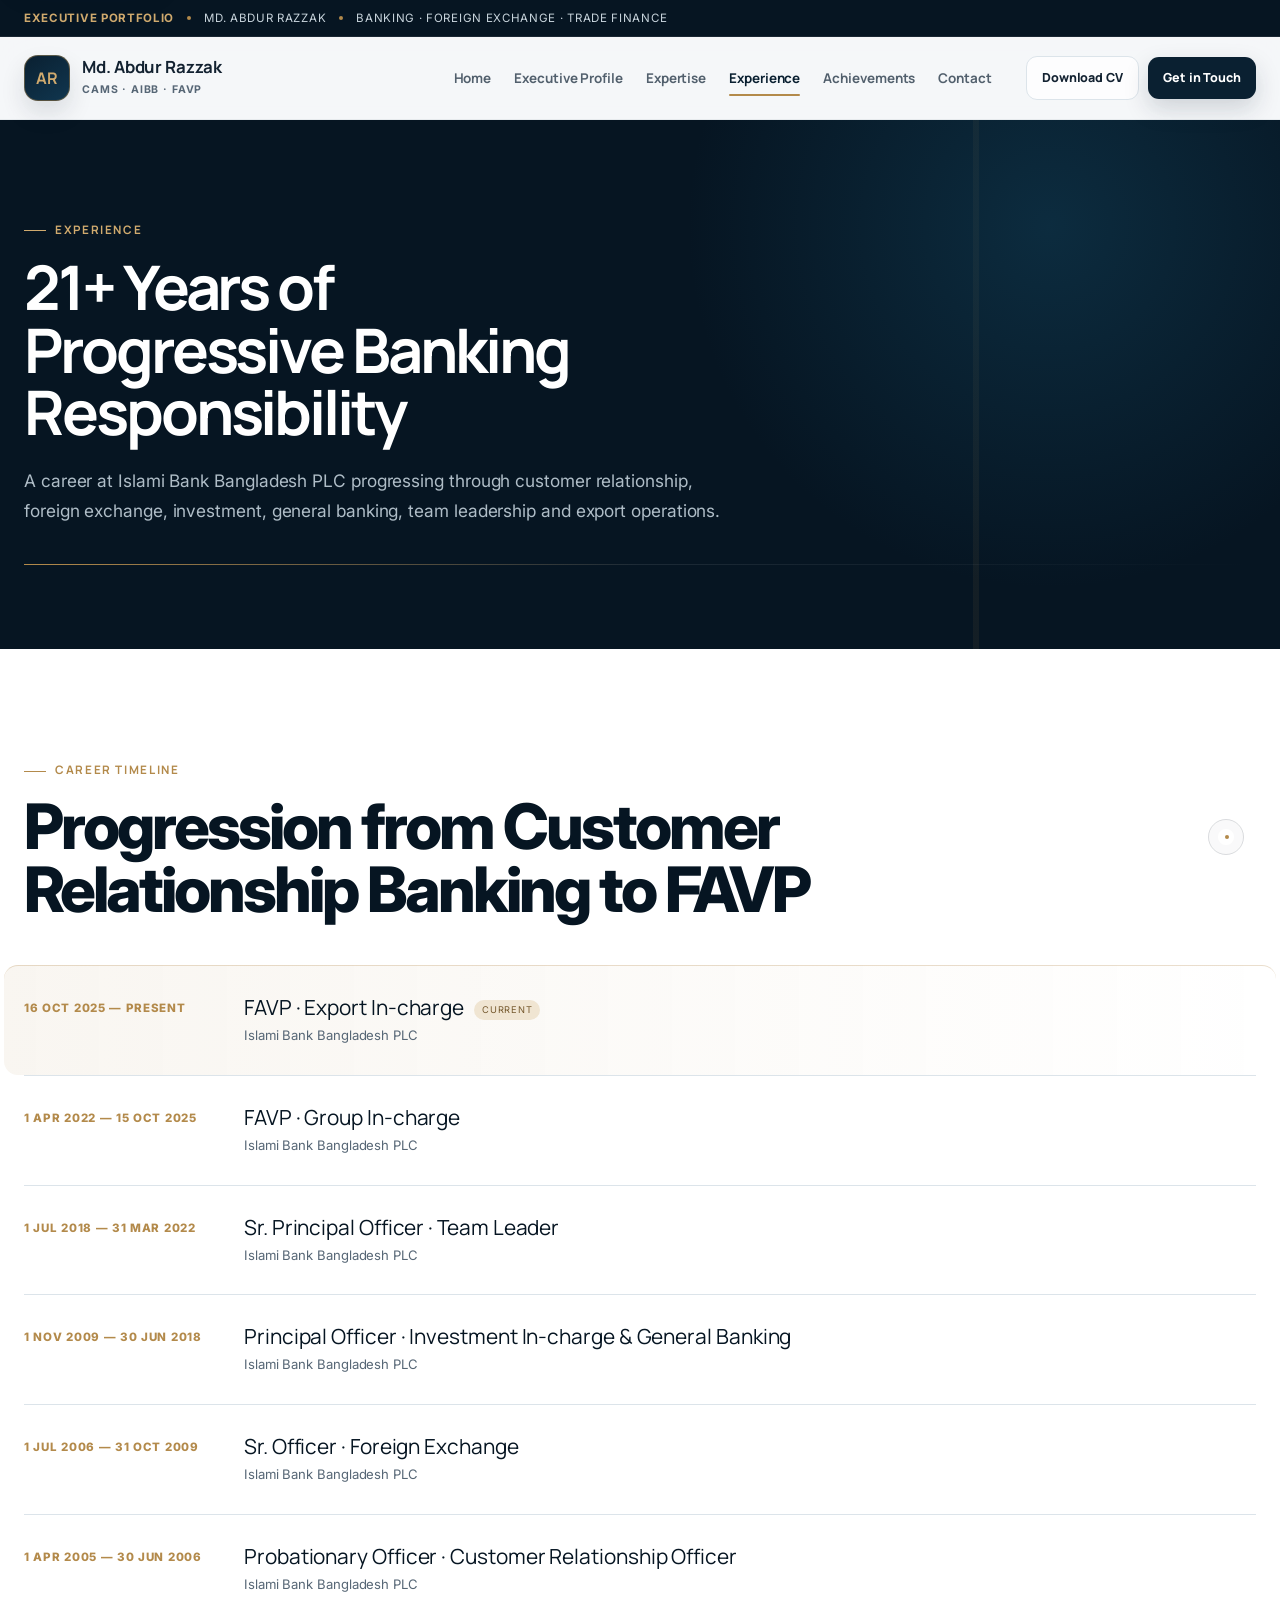
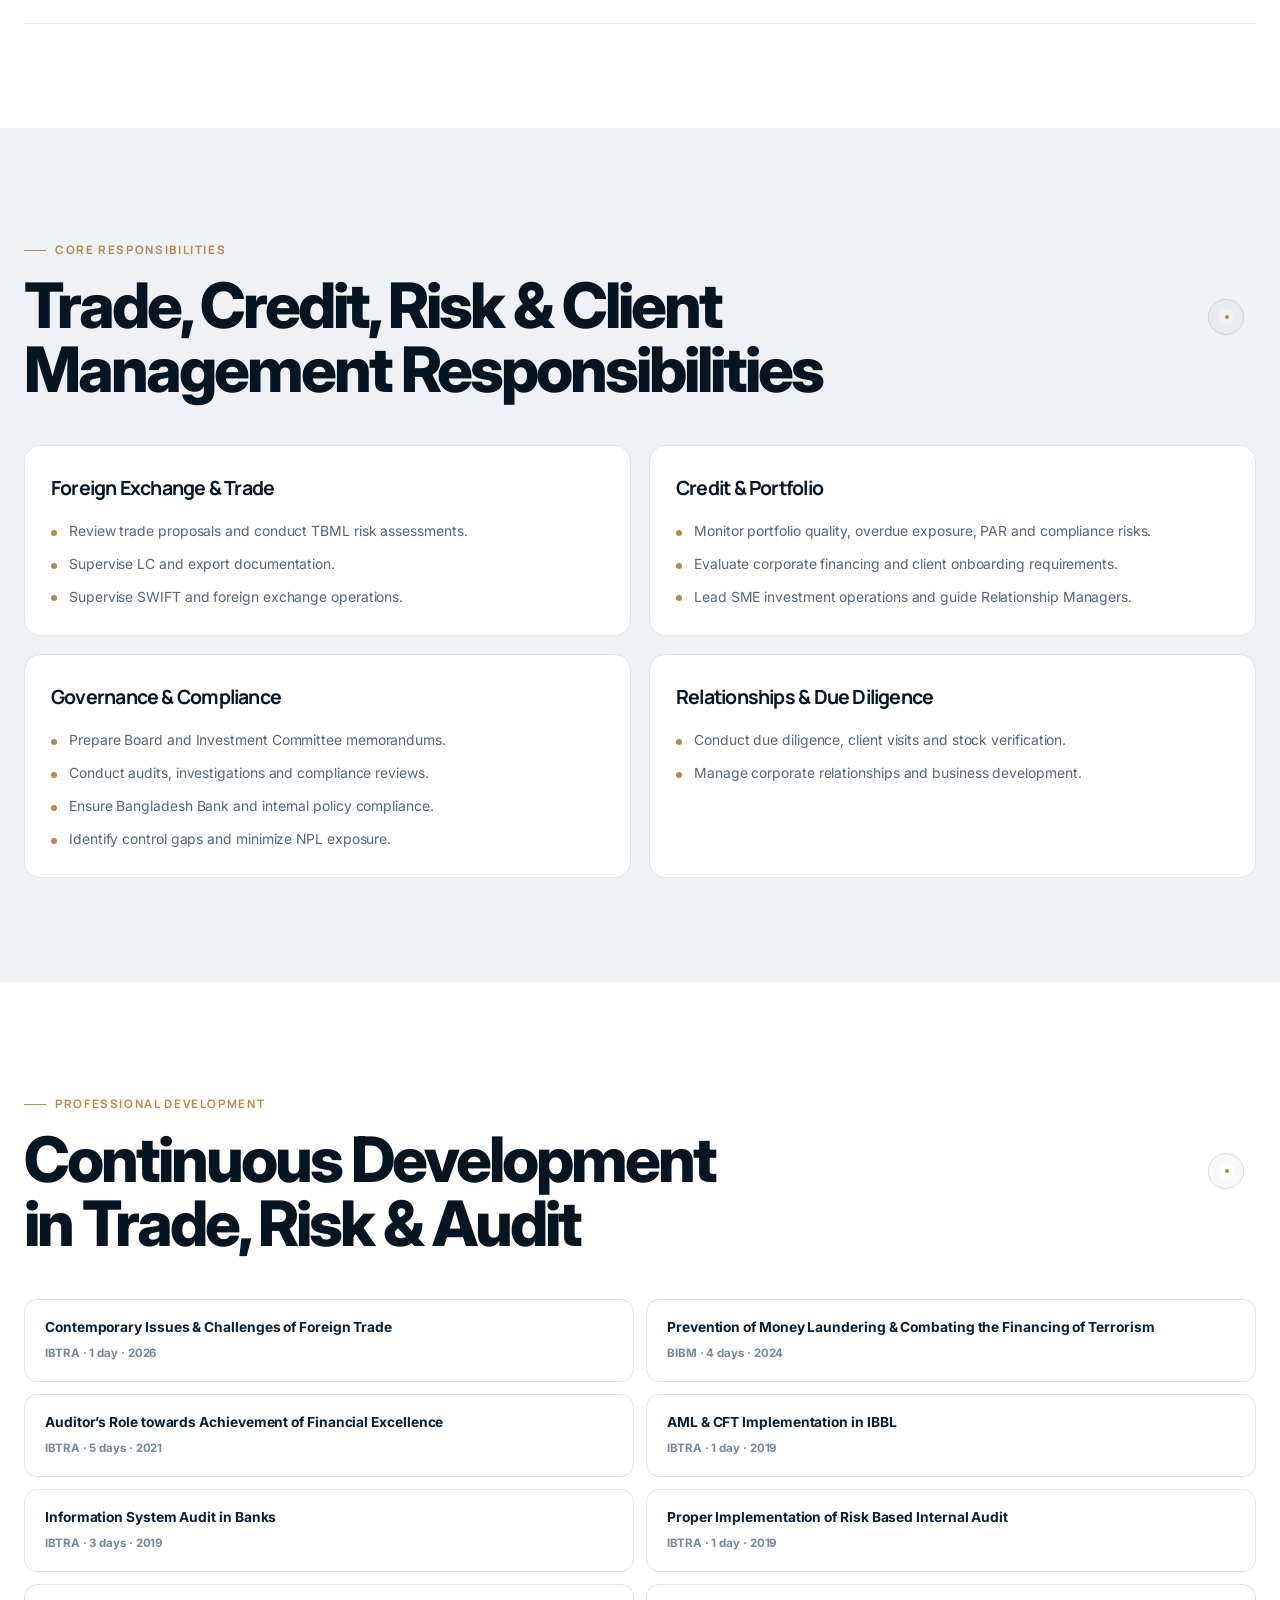
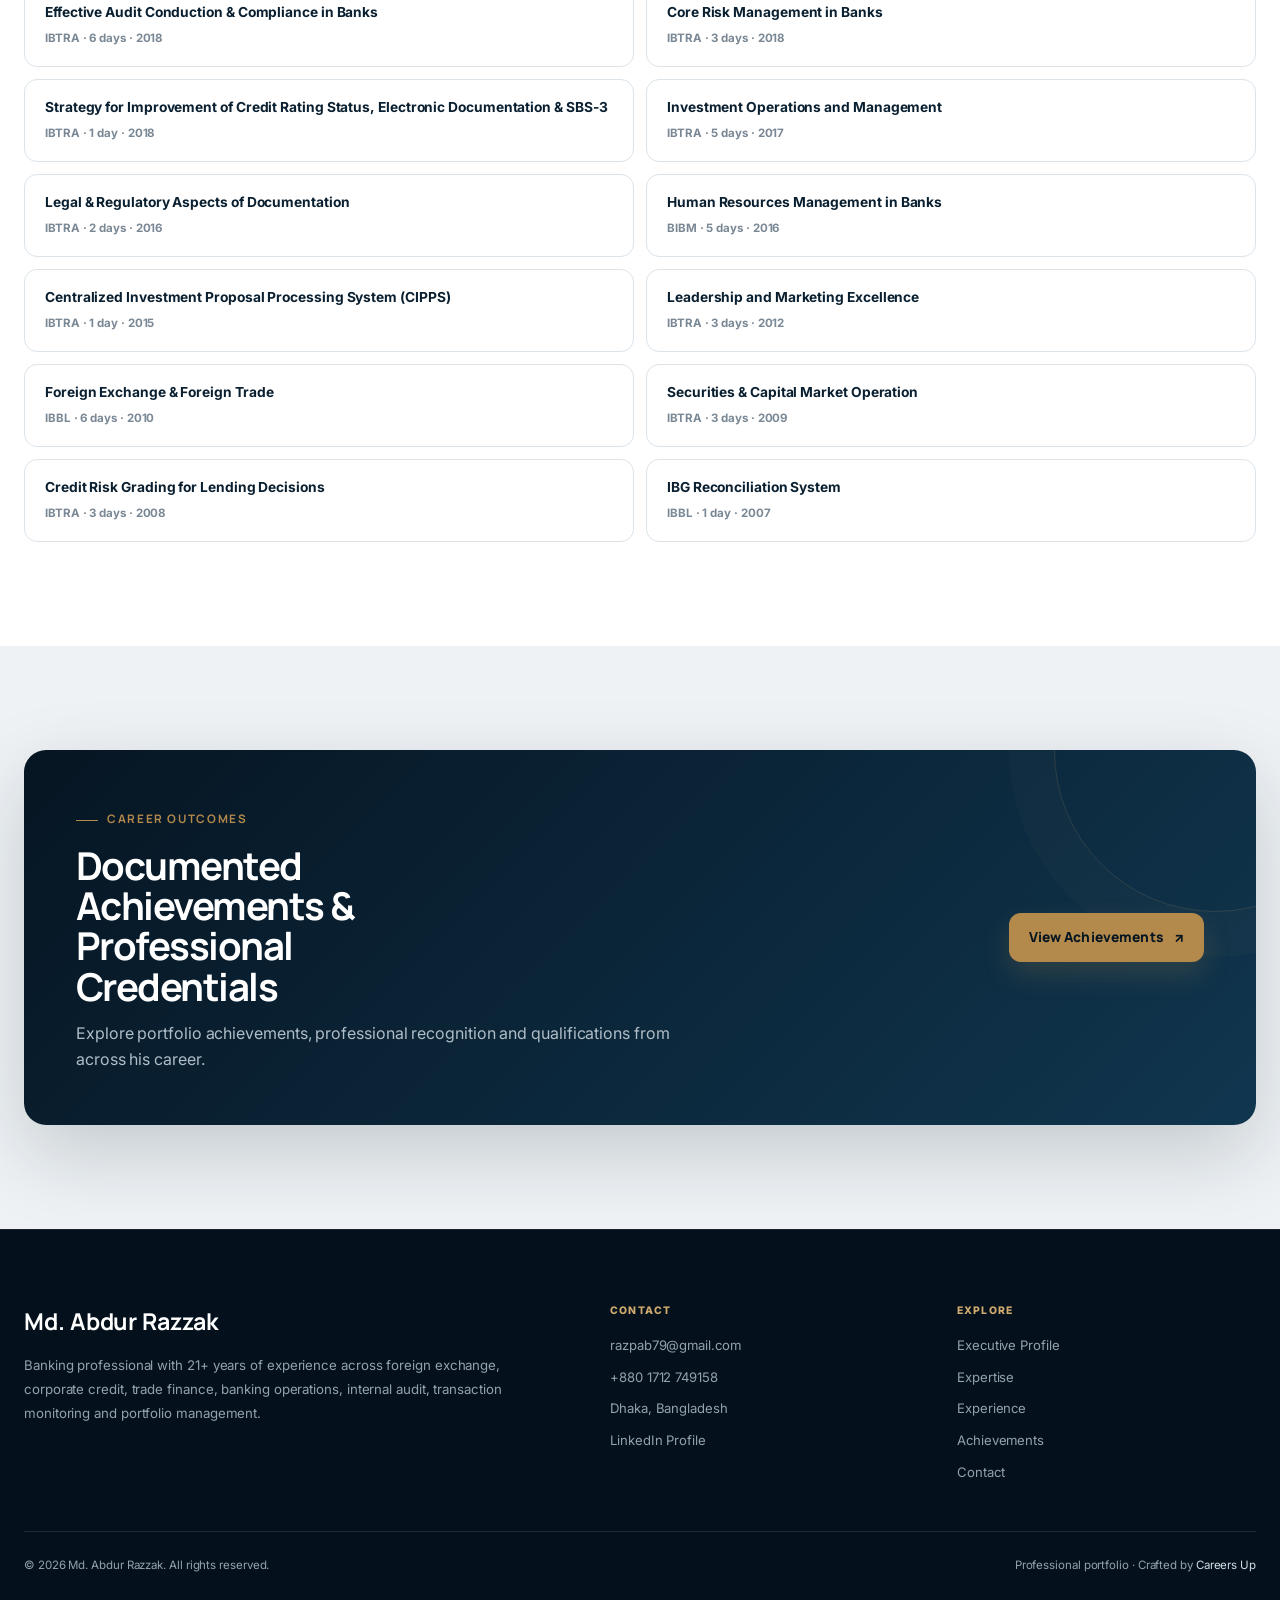
<file: experience.html>
<!doctype html>
<html lang="en">
<head>
<meta charset="utf-8">
<meta name="viewport" content="width=device-width, initial-scale=1, viewport-fit=cover">
<title>Banking Experience | Md. Abdur Razzak</title>
<meta name="description" content="Career timeline and professional development of Md. Abdur Razzak across 21+ years at Islami Bank Bangladesh PLC.">
<meta name="theme-color" content="#061522">
<meta name="robots" content="index,follow,max-image-preview:large">
<link rel="icon" href="assets/images/favicon.svg" type="image/svg+xml">
<link rel="manifest" href="site.webmanifest">
<link rel="preconnect" href="https://fonts.googleapis.com">
<link rel="preconnect" href="https://fonts.gstatic.com" crossorigin>
<link rel="stylesheet" href="assets/css/styles.css">
<script type="application/ld+json">{"@context":"https://schema.org","@type":"Person","name":"Md. Abdur Razzak","jobTitle":"FAVP (Export In-charge)","worksFor":{"@type":"Organization","name":"Islami Bank Bangladesh PLC"},"email":"mailto:razpab79@gmail.com","telephone":"+8801712749158","url":"","sameAs":["https://linkedin.com/in/md-abdur-razzak-cams-493751160"],"knowsAbout":["Foreign Exchange","Trade Finance","Corporate Credit","AML/CFT","Banking Operations","Internal Audit","Portfolio Management"]}</script>
</head><body>
<a class="skip-link" href="#main">Skip to content</a>
<div class="top-strip"><div class="container"><strong>Executive Portfolio</strong><i></i><span>Md. Abdur Razzak</span><i></i><span>Banking · Foreign Exchange · Trade Finance</span></div></div>
<header class="site-header"><nav class="nav" aria-label="Primary navigation">
  <a class="brand" href="index.html"><span class="brand-mark">AR</span><span class="brand-copy"><strong>Md. Abdur Razzak</strong><span>CAMS · AIBB · FAVP</span></span></a>
  <div class="nav-links"><a href="index.html">Home</a><a href="executive-profile.html">Executive Profile</a><a href="expertise.html">Expertise</a><a href="experience.html" class="active">Experience</a><a href="achievements.html">Achievements</a><a href="contact.html">Contact</a></div>
  <div class="nav-actions"><a class="ghost" href="assets/docs/md-abdur-razzak-cv.pdf" target="_blank" rel="noopener">Download CV</a><a class="solid" href="contact.html">Get in Touch</a></div>
  <button class="menu-btn" aria-label="Open menu" aria-expanded="false"><span></span><span></span><span></span></button>
</nav></header>
<main id="main"><section class="detail-hero"><div class="container reveal"><div class="eyebrow">Experience</div><h1>21+ Years of Progressive Banking Responsibility</h1><p class="lead">A career at Islami Bank Bangladesh PLC progressing through customer relationship, foreign exchange, investment, general banking, team leadership and export operations.</p><div class="hero-line"></div></div></section>
<section class="white"><div class="container"><div class="section-head reveal"><div><div class="eyebrow">Career Timeline</div><div class="section-number">01</div></div><div><h2>Progression from Customer Relationship Banking to FAVP</h2></div></div><div class="timeline-premium reveal">
<div class="career-row current"><div class="career-period">16 Oct 2025 — Present</div><div><div class="career-role">FAVP · Export In-charge</div><div class="career-org">Islami Bank Bangladesh PLC</div></div></div>
<div class="career-row"><div class="career-period">1 Apr 2022 — 15 Oct 2025</div><div><div class="career-role">FAVP · Group In-charge</div><div class="career-org">Islami Bank Bangladesh PLC</div></div></div>
<div class="career-row"><div class="career-period">1 Jul 2018 — 31 Mar 2022</div><div><div class="career-role">Sr. Principal Officer · Team Leader</div><div class="career-org">Islami Bank Bangladesh PLC</div></div></div>
<div class="career-row"><div class="career-period">1 Nov 2009 — 30 Jun 2018</div><div><div class="career-role">Principal Officer · Investment In-charge & General Banking</div><div class="career-org">Islami Bank Bangladesh PLC</div></div></div>
<div class="career-row"><div class="career-period">1 Jul 2006 — 31 Oct 2009</div><div><div class="career-role">Sr. Officer · Foreign Exchange</div><div class="career-org">Islami Bank Bangladesh PLC</div></div></div>
<div class="career-row"><div class="career-period">1 Apr 2005 — 30 Jun 2006</div><div><div class="career-role">Probationary Officer · Customer Relationship Officer</div><div class="career-org">Islami Bank Bangladesh PLC</div></div></div>
</div></div></section>
<section class="soft"><div class="container"><div class="section-head reveal"><div><div class="eyebrow">Core Responsibilities</div><div class="section-number">02</div></div><div><h2>Trade, Credit, Risk & Client Management Responsibilities</h2></div></div><div class="responsibility-grid">
<div class="responsibility-group reveal"><h3>Foreign Exchange & Trade</h3><ul><li>Review trade proposals and conduct TBML risk assessments.</li><li>Supervise LC and export documentation.</li><li>Supervise SWIFT and foreign exchange operations.</li></ul></div>
<div class="responsibility-group reveal"><h3>Credit & Portfolio</h3><ul><li>Monitor portfolio quality, overdue exposure, PAR and compliance risks.</li><li>Evaluate corporate financing and client onboarding requirements.</li><li>Lead SME investment operations and guide Relationship Managers.</li></ul></div>
<div class="responsibility-group reveal"><h3>Governance & Compliance</h3><ul><li>Prepare Board and Investment Committee memorandums.</li><li>Conduct audits, investigations and compliance reviews.</li><li>Ensure Bangladesh Bank and internal policy compliance.</li><li>Identify control gaps and minimize NPL exposure.</li></ul></div>
<div class="responsibility-group reveal"><h3>Relationships & Due Diligence</h3><ul><li>Conduct due diligence, client visits and stock verification.</li><li>Manage corporate relationships and business development.</li></ul></div>
</div></div></section>
<section class="white"><div class="container"><div class="section-head reveal"><div><div class="eyebrow">Professional Development</div><div class="section-number">03</div></div><div><h2>Continuous Development in Trade, Risk & Audit</h2></div></div><div class="training-list"><div class="training-item reveal"><strong>Contemporary Issues & Challenges of Foreign Trade</strong><span>IBTRA · 1 day · 2026</span></div><div class="training-item reveal"><strong>Prevention of Money Laundering & Combating the Financing of Terrorism</strong><span>BIBM · 4 days · 2024</span></div><div class="training-item reveal"><strong>Auditor’s Role towards Achievement of Financial Excellence</strong><span>IBTRA · 5 days · 2021</span></div><div class="training-item reveal"><strong>AML & CFT Implementation in IBBL</strong><span>IBTRA · 1 day · 2019</span></div><div class="training-item reveal"><strong>Information System Audit in Banks</strong><span>IBTRA · 3 days · 2019</span></div><div class="training-item reveal"><strong>Proper Implementation of Risk Based Internal Audit</strong><span>IBTRA · 1 day · 2019</span></div><div class="training-item reveal"><strong>Effective Audit Conduction & Compliance in Banks</strong><span>IBTRA · 6 days · 2018</span></div><div class="training-item reveal"><strong>Core Risk Management in Banks</strong><span>IBTRA · 3 days · 2018</span></div><div class="training-item reveal"><strong>Strategy for Improvement of Credit Rating Status, Electronic Documentation & SBS-3</strong><span>IBTRA · 1 day · 2018</span></div><div class="training-item reveal"><strong>Investment Operations and Management</strong><span>IBTRA · 5 days · 2017</span></div><div class="training-item reveal"><strong>Legal & Regulatory Aspects of Documentation</strong><span>IBTRA · 2 days · 2016</span></div><div class="training-item reveal"><strong>Human Resources Management in Banks</strong><span>BIBM · 5 days · 2016</span></div><div class="training-item reveal"><strong>Centralized Investment Proposal Processing System (CIPPS)</strong><span>IBTRA · 1 day · 2015</span></div><div class="training-item reveal"><strong>Leadership and Marketing Excellence</strong><span>IBTRA · 3 days · 2012</span></div><div class="training-item reveal"><strong>Foreign Exchange & Foreign Trade</strong><span>IBBL · 6 days · 2010</span></div><div class="training-item reveal"><strong>Securities & Capital Market Operation</strong><span>IBTRA · 3 days · 2009</span></div><div class="training-item reveal"><strong>Credit Risk Grading for Lending Decisions</strong><span>IBTRA · 3 days · 2008</span></div><div class="training-item reveal"><strong>IBG Reconciliation System</strong><span>IBBL · 1 day · 2007</span></div></div></div></section>
<section class="soft"><div class="container"><div class="cta-block reveal"><div><div class="eyebrow">Career Outcomes</div><h2>Documented Achievements & Professional Credentials</h2><p>Explore portfolio achievements, professional recognition and qualifications from across his career.</p></div><div class="actions"><a class="btn btn-primary" href="achievements.html">View Achievements</a></div></div></div></section>
</main>
<footer class="site-footer"><div class="container">
  <div class="footer-grid">
    <div class="footer-brand"><strong>Md. Abdur Razzak</strong><p>Banking professional with 21+ years of experience across foreign exchange, corporate credit, trade finance, banking operations, internal audit, transaction monitoring and portfolio management.</p></div>
    <div><div class="footer-title">Contact</div><div class="footer-links"><a href="mailto:razpab79@gmail.com">razpab79@gmail.com</a><a href="tel:+8801712749158">+880 1712 749158</a><span>Dhaka, Bangladesh</span><a href="https://linkedin.com/in/md-abdur-razzak-cams-493751160" target="_blank" rel="noopener">LinkedIn Profile</a></div></div>
    <div><div class="footer-title">Explore</div><div class="footer-links"><a href="executive-profile.html">Executive Profile</a><a href="expertise.html">Expertise</a><a href="experience.html">Experience</a><a href="achievements.html">Achievements</a><a href="contact.html">Contact</a></div></div>
  </div>
  <div class="footer-bottom"><span>© 2026 Md. Abdur Razzak. All rights reserved.</span><span>Professional portfolio · Crafted by <a href="https://thecareersup.com" target="_blank" rel="noopener">Careers Up</a></span></div>
</div></footer>
<button class="back-top" aria-label="Back to top">↑</button>
<script src="assets/js/main.js"></script>
</body></html>
</file>
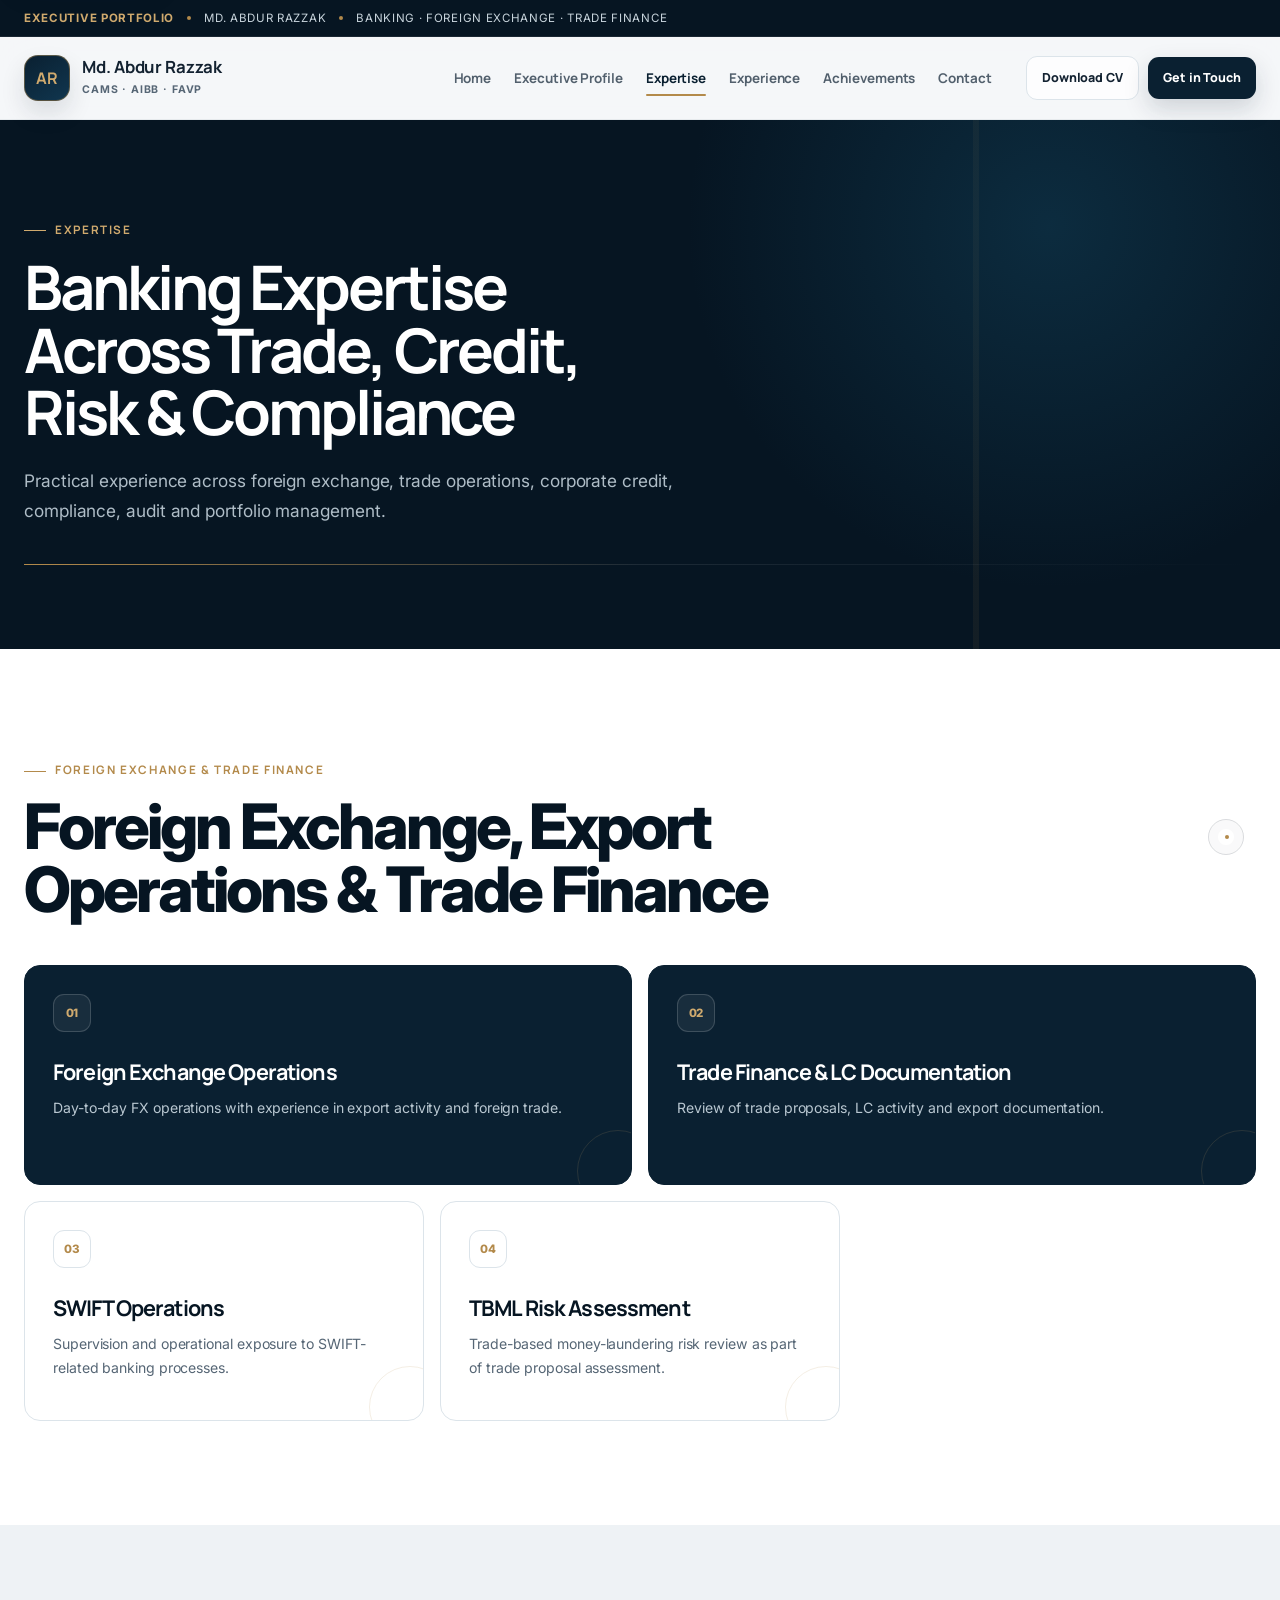
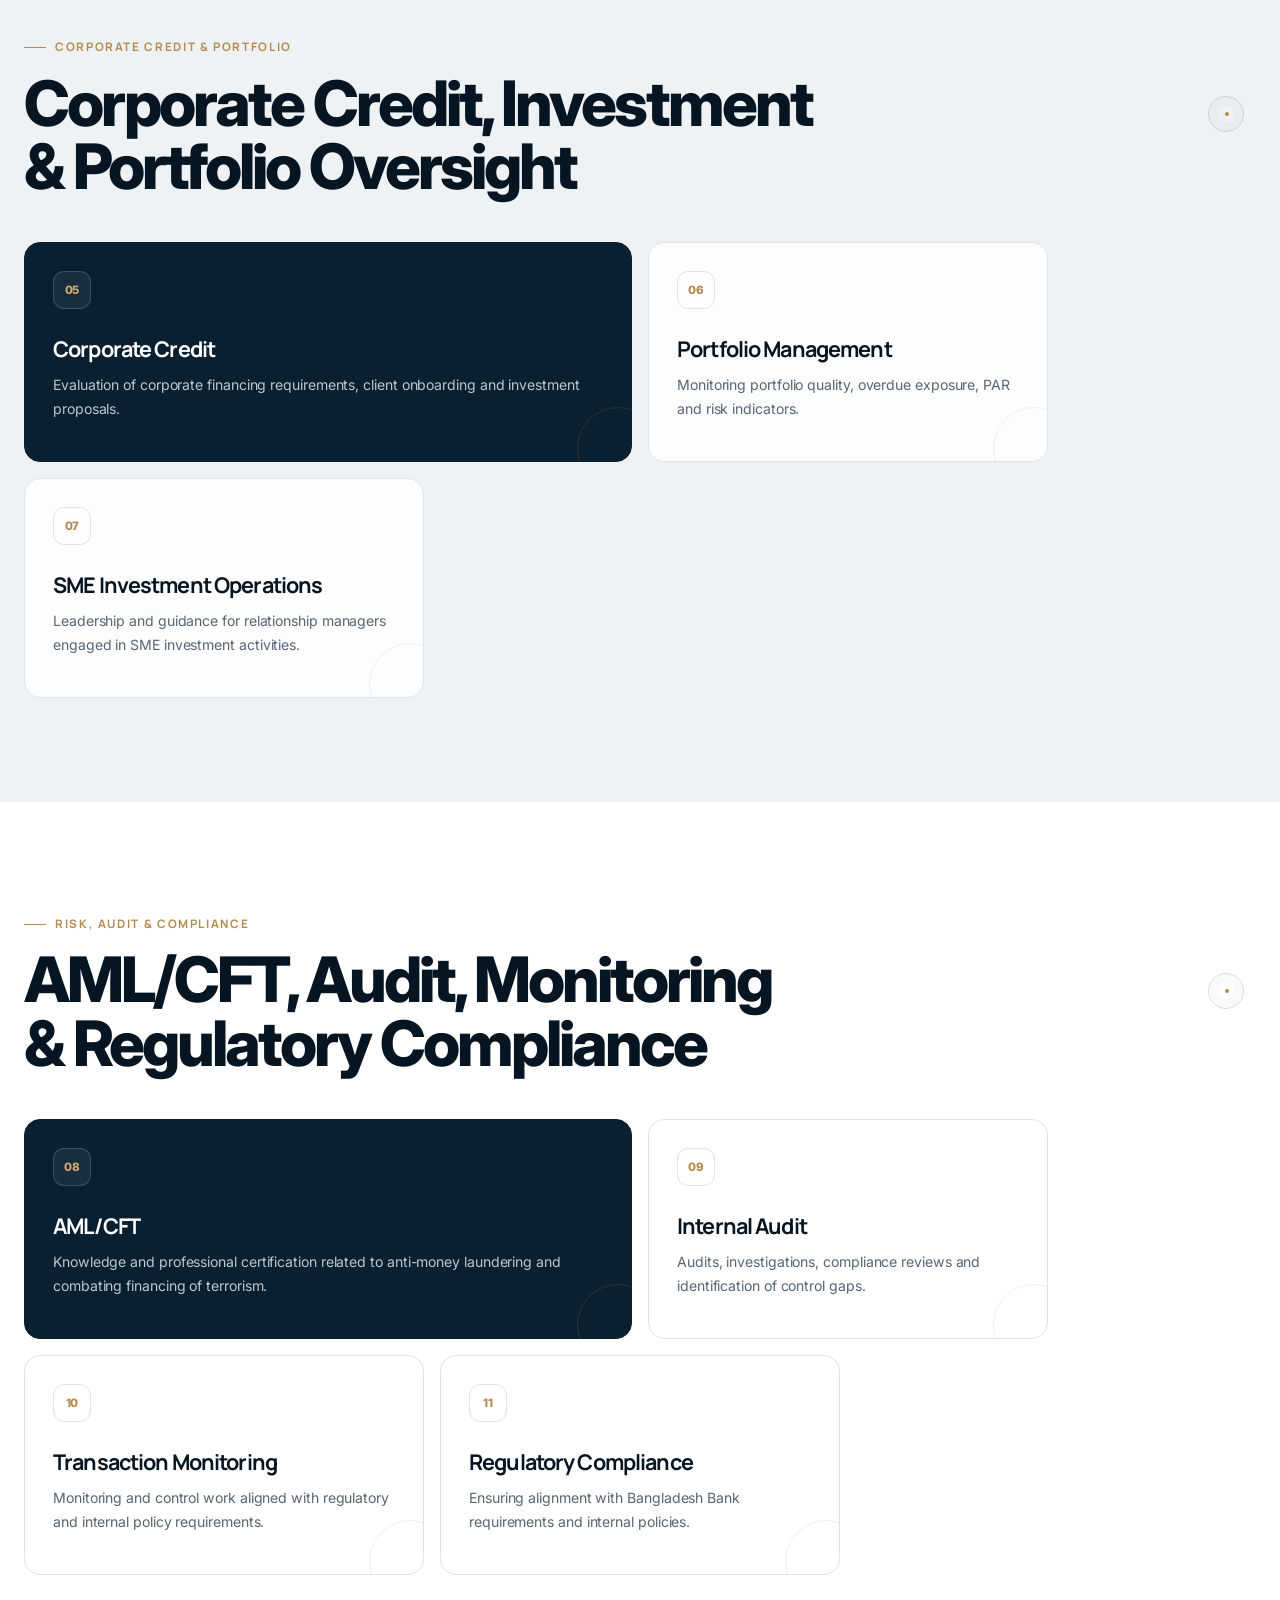
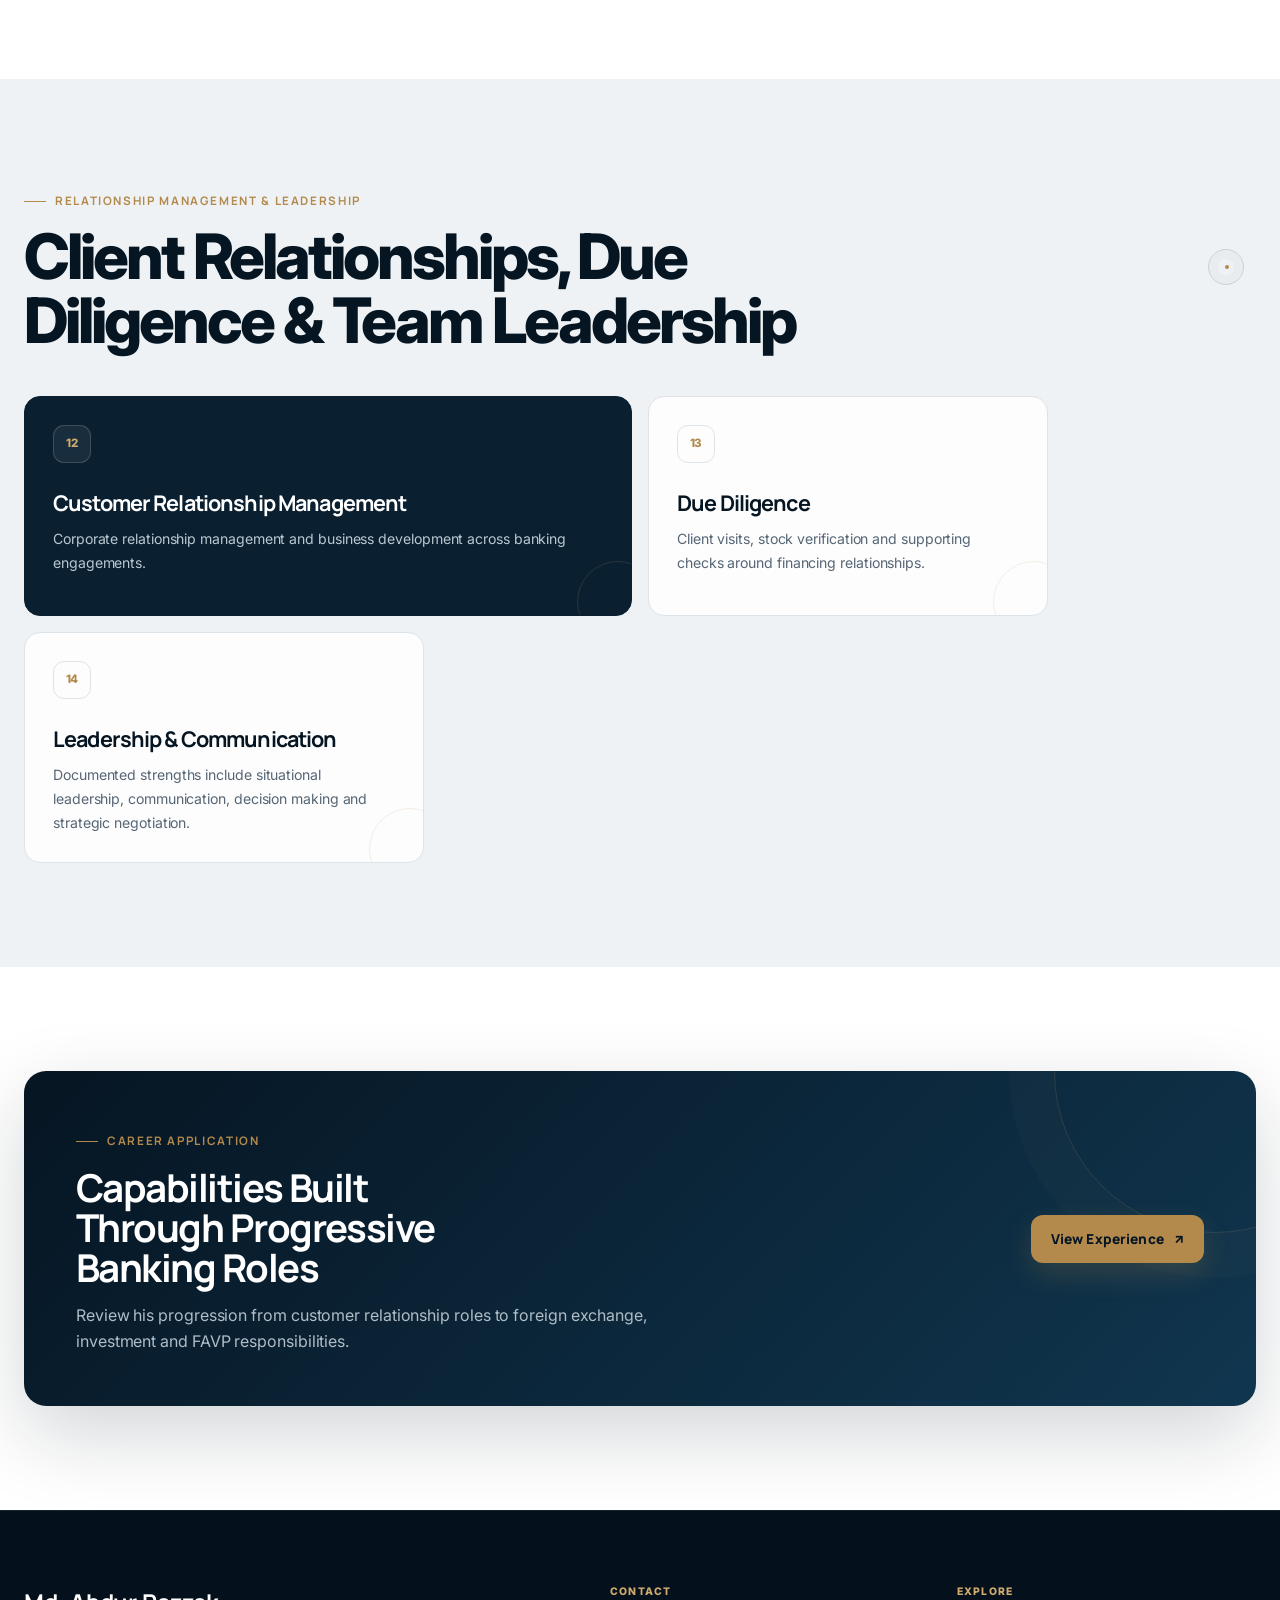
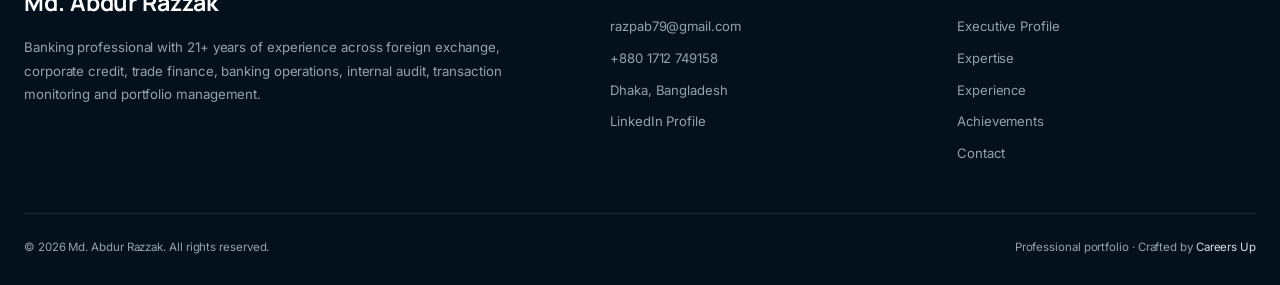
<file: expertise.html>
<!doctype html>
<html lang="en">
<head>
<meta charset="utf-8">
<meta name="viewport" content="width=device-width, initial-scale=1, viewport-fit=cover">
<title>Banking Expertise | Md. Abdur Razzak</title>
<meta name="description" content="Banking expertise of Md. Abdur Razzak across foreign exchange, trade finance, corporate credit, AML/CFT, audit, compliance and portfolio management.">
<meta name="theme-color" content="#061522">
<meta name="robots" content="index,follow,max-image-preview:large">
<link rel="icon" href="assets/images/favicon.svg" type="image/svg+xml">
<link rel="manifest" href="site.webmanifest">
<link rel="preconnect" href="https://fonts.googleapis.com">
<link rel="preconnect" href="https://fonts.gstatic.com" crossorigin>
<link rel="stylesheet" href="assets/css/styles.css">
<script type="application/ld+json">{"@context":"https://schema.org","@type":"Person","name":"Md. Abdur Razzak","jobTitle":"FAVP (Export In-charge)","worksFor":{"@type":"Organization","name":"Islami Bank Bangladesh PLC"},"email":"mailto:razpab79@gmail.com","telephone":"+8801712749158","url":"","sameAs":["https://linkedin.com/in/md-abdur-razzak-cams-493751160"],"knowsAbout":["Foreign Exchange","Trade Finance","Corporate Credit","AML/CFT","Banking Operations","Internal Audit","Portfolio Management"]}</script>
</head><body>
<a class="skip-link" href="#main">Skip to content</a>
<div class="top-strip"><div class="container"><strong>Executive Portfolio</strong><i></i><span>Md. Abdur Razzak</span><i></i><span>Banking · Foreign Exchange · Trade Finance</span></div></div>
<header class="site-header"><nav class="nav" aria-label="Primary navigation">
  <a class="brand" href="index.html"><span class="brand-mark">AR</span><span class="brand-copy"><strong>Md. Abdur Razzak</strong><span>CAMS · AIBB · FAVP</span></span></a>
  <div class="nav-links"><a href="index.html">Home</a><a href="executive-profile.html">Executive Profile</a><a href="expertise.html" class="active">Expertise</a><a href="experience.html">Experience</a><a href="achievements.html">Achievements</a><a href="contact.html">Contact</a></div>
  <div class="nav-actions"><a class="ghost" href="assets/docs/md-abdur-razzak-cv.pdf" target="_blank" rel="noopener">Download CV</a><a class="solid" href="contact.html">Get in Touch</a></div>
  <button class="menu-btn" aria-label="Open menu" aria-expanded="false"><span></span><span></span><span></span></button>
</nav></header>
<main id="main"><section class="detail-hero"><div class="container reveal"><div class="eyebrow">Expertise</div><h1>Banking Expertise Across Trade, Credit, Risk & Compliance</h1><p class="lead">Practical experience across foreign exchange, trade operations, corporate credit, compliance, audit and portfolio management.</p><div class="hero-line"></div></div></section>
<section class="white"><div class="container">
  <div class="section-head reveal"><div><div class="eyebrow">Foreign Exchange & Trade Finance</div><div class="section-number">01</div></div><div><h2>Foreign Exchange, Export Operations & Trade Finance</h2></div></div>
  <div class="expertise-grid"><article class="expertise-card featured reveal"><span class="expertise-index">01</span><h3>Foreign Exchange Operations</h3><p>Day-to-day FX operations with experience in export activity and foreign trade.</p></article><article class="expertise-card featured reveal"><span class="expertise-index">02</span><h3>Trade Finance & LC Documentation</h3><p>Review of trade proposals, LC activity and export documentation.</p></article><article class="expertise-card reveal"><span class="expertise-index">03</span><h3>SWIFT Operations</h3><p>Supervision and operational exposure to SWIFT-related banking processes.</p></article><article class="expertise-card reveal"><span class="expertise-index">04</span><h3>TBML Risk Assessment</h3><p>Trade-based money-laundering risk review as part of trade proposal assessment.</p></article></div>
</div></section>
<section class="soft"><div class="container"><div class="section-head reveal"><div><div class="eyebrow">Corporate Credit & Portfolio</div><div class="section-number">02</div></div><div><h2>Corporate Credit, Investment & Portfolio Oversight</h2></div></div><div class="expertise-grid"><article class="expertise-card featured reveal"><span class="expertise-index">05</span><h3>Corporate Credit</h3><p>Evaluation of corporate financing requirements, client onboarding and investment proposals.</p></article><article class="expertise-card reveal"><span class="expertise-index">06</span><h3>Portfolio Management</h3><p>Monitoring portfolio quality, overdue exposure, PAR and risk indicators.</p></article><article class="expertise-card reveal"><span class="expertise-index">07</span><h3>SME Investment Operations</h3><p>Leadership and guidance for relationship managers engaged in SME investment activities.</p></article></div></div></section>
<section class="white"><div class="container"><div class="section-head reveal"><div><div class="eyebrow">Risk, Audit & Compliance</div><div class="section-number">03</div></div><div><h2>AML/CFT, Audit, Monitoring & Regulatory Compliance</h2></div></div><div class="expertise-grid"><article class="expertise-card featured reveal"><span class="expertise-index">08</span><h3>AML/CFT</h3><p>Knowledge and professional certification related to anti-money laundering and combating financing of terrorism.</p></article><article class="expertise-card reveal"><span class="expertise-index">09</span><h3>Internal Audit</h3><p>Audits, investigations, compliance reviews and identification of control gaps.</p></article><article class="expertise-card reveal"><span class="expertise-index">10</span><h3>Transaction Monitoring</h3><p>Monitoring and control work aligned with regulatory and internal policy requirements.</p></article><article class="expertise-card reveal"><span class="expertise-index">11</span><h3>Regulatory Compliance</h3><p>Ensuring alignment with Bangladesh Bank requirements and internal policies.</p></article></div></div></section>
<section class="soft"><div class="container"><div class="section-head reveal"><div><div class="eyebrow">Relationship Management & Leadership</div><div class="section-number">04</div></div><div><h2>Client Relationships, Due Diligence & Team Leadership</h2></div></div><div class="expertise-grid"><article class="expertise-card featured reveal"><span class="expertise-index">12</span><h3>Customer Relationship Management</h3><p>Corporate relationship management and business development across banking engagements.</p></article><article class="expertise-card reveal"><span class="expertise-index">13</span><h3>Due Diligence</h3><p>Client visits, stock verification and supporting checks around financing relationships.</p></article><article class="expertise-card reveal"><span class="expertise-index">14</span><h3>Leadership & Communication</h3><p>Documented strengths include situational leadership, communication, decision making and strategic negotiation.</p></article></div></div></section>
<section class="white"><div class="container"><div class="cta-block reveal"><div><div class="eyebrow">Career Application</div><h2>Capabilities Built Through Progressive Banking Roles</h2><p>Review his progression from customer relationship roles to foreign exchange, investment and FAVP responsibilities.</p></div><div class="actions"><a class="btn btn-primary" href="experience.html">View Experience</a></div></div></div></section>
</main>
<footer class="site-footer"><div class="container">
  <div class="footer-grid">
    <div class="footer-brand"><strong>Md. Abdur Razzak</strong><p>Banking professional with 21+ years of experience across foreign exchange, corporate credit, trade finance, banking operations, internal audit, transaction monitoring and portfolio management.</p></div>
    <div><div class="footer-title">Contact</div><div class="footer-links"><a href="mailto:razpab79@gmail.com">razpab79@gmail.com</a><a href="tel:+8801712749158">+880 1712 749158</a><span>Dhaka, Bangladesh</span><a href="https://linkedin.com/in/md-abdur-razzak-cams-493751160" target="_blank" rel="noopener">LinkedIn Profile</a></div></div>
    <div><div class="footer-title">Explore</div><div class="footer-links"><a href="executive-profile.html">Executive Profile</a><a href="expertise.html">Expertise</a><a href="experience.html">Experience</a><a href="achievements.html">Achievements</a><a href="contact.html">Contact</a></div></div>
  </div>
  <div class="footer-bottom"><span>© 2026 Md. Abdur Razzak. All rights reserved.</span><span>Professional portfolio · Crafted by <a href="https://thecareersup.com" target="_blank" rel="noopener">Careers Up</a></span></div>
</div></footer>
<button class="back-top" aria-label="Back to top">↑</button>
<script src="assets/js/main.js"></script>
</body></html>
</file>
<file: assets/css/styles.css>
@import url('https://fonts.googleapis.com/css2?family=Inter:wght@400;500;600;700&family=Manrope:wght@500;600;700;800&display=swap');

:root {
  --navy-950:#061522;
  --navy-900:#0a2031;
  --navy-850:#0d2a40;
  --navy-800:#10364f;
  --blue-700:#16516e;
  --gold:#b38a4b;
  --gold-2:#d0aa6e;
  --gold-soft:#f0e5d2;
  --ink:#132231;
  --slate:#566675;
  --muted:#7a8895;
  --line:#dce4ea;
  --line-dark:rgba(255,255,255,.13);
  --paper:#f5f7f9;
  --paper-2:#eef2f5;
  --white:#ffffff;
  --font-body:"Inter",system-ui,-apple-system,"Segoe UI",sans-serif;
  --font-display:"Manrope","Inter",system-ui,-apple-system,"Segoe UI",sans-serif;
  --container:min(1240px,calc(100% - 48px));
  --shadow-sm:0 12px 35px rgba(10,32,49,.08);
  --shadow-lg:0 28px 80px rgba(5,21,34,.18);
  --radius:18px;
  --radius-sm:12px;
  box-sizing:border-box;
}
*{box-sizing:inherit;margin:0;padding:0}
html{scroll-behavior:smooth;scroll-padding-top:96px}
body{font-family:var(--font-body);background:var(--paper);color:var(--ink);line-height:1.65;-webkit-font-smoothing:antialiased;text-rendering:optimizeLegibility}
img{display:block;max-width:100%} a{color:inherit;text-decoration:none} button,input,textarea{font:inherit} button{cursor:pointer}.container{width:var(--container);margin-inline:auto}
::selection{background:var(--gold-soft);color:var(--navy-950)}
.skip-link{position:fixed;left:16px;top:-70px;z-index:5000;background:var(--white);color:var(--navy-950);padding:11px 16px;border-radius:10px;box-shadow:var(--shadow-sm)}.skip-link:focus{top:16px}

/* top rail */
.top-strip{background:var(--navy-950);color:#c8d4dc;border-bottom:1px solid rgba(255,255,255,.08);font-size:.72rem;letter-spacing:.06em;text-transform:uppercase}.top-strip .container{min-height:36px;display:flex;align-items:center;gap:13px;white-space:nowrap;overflow:hidden}.top-strip strong{color:var(--gold-2);font-weight:700}.top-strip i{width:4px;height:4px;border-radius:50%;background:var(--gold);flex:0 0 auto}

/* header */
.site-header{position:sticky;top:0;z-index:1000;background:rgba(245,247,249,.9);backdrop-filter:blur(18px) saturate(150%);border-bottom:1px solid rgba(10,32,49,.06);transition:.25s ease}.site-header.scrolled{background:rgba(255,255,255,.94);box-shadow:0 12px 30px rgba(8,25,39,.07);border-color:var(--line)}
.nav{width:var(--container);margin:auto;min-height:82px;display:flex;align-items:center;gap:24px;position:relative}.brand{display:flex;align-items:center;gap:12px;margin-right:auto}.brand-mark{width:46px;height:46px;border-radius:14px;background:linear-gradient(145deg,var(--navy-900),var(--navy-800));border:1px solid rgba(179,138,75,.45);display:grid;place-items:center;color:var(--gold-2);font-family:var(--font-display);font-weight:700;letter-spacing:.02em;box-shadow:0 12px 24px rgba(8,25,39,.12)}.brand-copy strong{display:block;font-family:var(--font-display);font-size:1.05rem;line-height:1.1}.brand-copy span{display:block;margin-top:4px;color:var(--slate);font-size:.66rem;font-weight:700;letter-spacing:.08em;text-transform:uppercase}
.nav-links{display:flex;align-items:center;gap:3px}.nav-links a{position:relative;padding:12px 10px;font-size:.84rem;font-weight:700;color:#52606d}.nav-links a::after{content:"";position:absolute;left:10px;right:10px;bottom:5px;height:2px;border-radius:2px;background:var(--gold);transform:scaleX(0);transform-origin:left;transition:transform .22s ease}.nav-links a:hover,.nav-links a.active{color:var(--navy-900)}.nav-links a:hover::after,.nav-links a.active::after{transform:scaleX(1)}
.nav-actions{display:flex;align-items:center;gap:9px}.nav-actions a{font-size:.78rem;font-weight:800;padding:11px 15px;border-radius:11px;white-space:nowrap}.nav-actions .ghost{border:1px solid var(--line);background:rgba(255,255,255,.7)}.nav-actions .ghost:hover{border-color:#bdc8d1;background:#fff}.nav-actions .solid{background:var(--navy-900);color:white;box-shadow:0 10px 24px rgba(10,32,49,.17)}.nav-actions .solid:hover{background:var(--navy-800);transform:translateY(-1px)}
.menu-btn{display:none;width:44px;height:44px;border:1px solid var(--line);border-radius:12px;background:#fff;position:relative}.menu-btn span{position:absolute;left:12px;width:18px;height:1.5px;background:var(--navy-900);transition:.2s}.menu-btn span:nth-child(1){top:15px}.menu-btn span:nth-child(2){top:21px}.menu-btn span:nth-child(3){top:27px}.menu-btn.open span:nth-child(1){transform:translateY(6px) rotate(45deg)}.menu-btn.open span:nth-child(2){opacity:0}.menu-btn.open span:nth-child(3){transform:translateY(-6px) rotate(-45deg)}
@media(max-width:1050px){.nav-links,.nav-actions .ghost{display:none}.menu-btn{display:block}.nav-links.open{display:flex;flex-direction:column;align-items:stretch;gap:2px;position:absolute;top:74px;left:0;right:0;background:#fff;border:1px solid var(--line);padding:12px;border-radius:16px;box-shadow:var(--shadow-lg)}.nav-links.open a{padding:14px 16px;border-radius:10px}.nav-links.open a:hover{background:var(--paper-2)}.nav-links.open a::after{display:none}}
@media(max-width:560px){:root{--container:min(100% - 32px,1240px)}.top-strip .container span:last-child,.top-strip i:last-of-type{display:none}.nav-actions .solid{display:none}.brand-copy span{display:none}.nav{min-height:72px}.brand-mark{width:42px;height:42px}}

/* buttons */
.btn{display:inline-flex;align-items:center;justify-content:center;gap:10px;min-height:48px;padding:13px 20px;border-radius:12px;font-size:.86rem;font-weight:800;letter-spacing:.01em;transition:transform .2s,background .2s,border-color .2s,color .2s,box-shadow .2s}.btn::after{content:"↗";font-size:.95em;line-height:1}.btn:hover{transform:translateY(-2px)}.btn-primary{background:var(--gold);color:var(--navy-950);box-shadow:0 12px 28px rgba(179,138,75,.2)}.btn-primary:hover{background:var(--gold-2)}.btn-dark{background:var(--navy-900);color:#fff;box-shadow:0 14px 28px rgba(6,21,34,.18)}.btn-dark:hover{background:var(--navy-800)}.btn-outline-dark{border:1px solid #bdc8d1;background:rgba(255,255,255,.55);color:var(--navy-900)}.btn-outline-dark:hover{background:white;border-color:#9eacb7}.btn-outline-light{border:1px solid rgba(255,255,255,.28);color:#fff;background:rgba(255,255,255,.04)}.btn-outline-light:hover{border-color:var(--gold-2);color:var(--gold-2)}.actions{display:flex;gap:12px;flex-wrap:wrap}

/* typography */
h1,h2,h3,h4{font-family:var(--font-display);color:var(--navy-950);letter-spacing:-.04em}h1{font-weight:700}h2,h3{font-weight:700}.eyebrow{display:inline-flex;align-items:center;gap:9px;color:var(--gold);font-size:.73rem;font-weight:800;letter-spacing:.12em;text-transform:uppercase;margin-bottom:16px}.eyebrow::before{content:"";width:22px;height:1px;background:currentColor}.lead{font-size:1.05rem;line-height:1.75;color:var(--slate);max-width:64ch}.prose{font-size:1rem;line-height:1.82;color:var(--slate);max-width:70ch}.prose+.prose{margin-top:18px}.section-title{font-size:clamp(2rem,4vw,3.6rem);line-height:1.04;max-width:16ch}.section-title.wide{max-width:22ch}.section-kicker{font-weight:700;color:var(--blue-700);font-size:.82rem;text-transform:uppercase;letter-spacing:.08em}

/* refined executive typography */
body{font-size:16px;letter-spacing:-.005em}
.eyebrow{font-family:var(--font-display);font-weight:700;letter-spacing:.14em}
.lead{font-size:1.08rem;line-height:1.72}
.prose{font-size:1rem;line-height:1.78}
.section-head p{font-size:.94rem;line-height:1.72}
.btn,.nav-links a,.nav-actions a{font-family:var(--font-display)}
@media(max-width:560px){body{font-size:15.5px}.lead{font-size:1rem}}

/* sections */
section{padding:104px 0}.soft{background:var(--paper-2)}.white{background:#fff}.dark{background:var(--navy-950);color:#fff;position:relative;overflow:hidden}.dark::before{content:"";position:absolute;inset:0;background:radial-gradient(circle at 85% 20%,rgba(22,81,110,.34),transparent 35%),linear-gradient(120deg,transparent 0 65%,rgba(179,138,75,.05) 65% 66%,transparent 66%);pointer-events:none}.dark .container{position:relative}.dark h1,.dark h2,.dark h3{color:#fff}.dark .lead,.dark .prose{color:#b8c5cf}.dark .eyebrow{color:var(--gold-2)}
.section-head{display:grid;grid-template-columns:.7fr 1.35fr;gap:64px;align-items:end;margin-bottom:48px}.section-head h2{font-size:clamp(1.9rem,2.8vw,2.7rem);line-height:1.08;max-width:24ch;letter-spacing:-.045em;text-wrap:balance}.section-head p{color:var(--slate);max-width:56ch;font-size:.92rem;line-height:1.72;margin-top:8px}.section-head.dark-head p{color:#aebbc5}.section-rule{height:1px;background:var(--line);margin:28px 0}.section-number{font-family:var(--font-display);font-size:4.15rem;line-height:.8;color:rgba(179,138,75,.16);font-weight:700}
@media(max-width:800px){section{padding:76px 0}.section-head{grid-template-columns:1fr;gap:12px;margin-bottom:36px}.section-number{font-size:3.6rem}}

/* hero */
.hero{position:relative;overflow:hidden;background:var(--navy-950);color:#fff;padding:0}.hero::before{content:"";position:absolute;inset:0;background:radial-gradient(circle at 75% 34%,rgba(28,93,122,.42),transparent 30%),radial-gradient(circle at 15% 5%,rgba(179,138,75,.12),transparent 24%);pointer-events:none}.hero::after{content:"";position:absolute;inset:0;background-image:linear-gradient(rgba(255,255,255,.035) 1px,transparent 1px),linear-gradient(90deg,rgba(255,255,255,.035) 1px,transparent 1px);background-size:52px 52px;mask-image:linear-gradient(to bottom,black,transparent 78%);pointer-events:none}.hero-inner{position:relative;z-index:1;width:var(--container);margin:auto;min-height:700px;display:grid;grid-template-columns:1.08fr .92fr;align-items:center;gap:40px;padding:72px 0 34px}.hero-copy{padding:36px 0}.hero .eyebrow{color:var(--gold-2)}.hero-name{font-size:clamp(3.25rem,7vw,6.2rem);line-height:.94;color:#fff;max-width:9ch;letter-spacing:-.06em;font-weight:700}.hero-name span{display:block;color:#fff}.hero-role{margin-top:24px;font-size:clamp(1.02rem,1.8vw,1.28rem);color:#eef4f7;font-weight:700}.hero-sub{margin-top:18px;color:#afbdc8;font-size:1rem;line-height:1.78;max-width:59ch}.hero-ctas{display:flex;gap:12px;flex-wrap:wrap;margin-top:30px}.hero-micro{display:flex;gap:24px;flex-wrap:wrap;margin-top:36px;padding-top:26px;border-top:1px solid rgba(255,255,255,.12)}.hero-micro div{min-width:125px}.hero-micro strong{display:block;color:#fff;font-family:var(--font-display);font-size:1.2rem}.hero-micro span{display:block;color:#8194a3;font-size:.72rem;text-transform:uppercase;letter-spacing:.08em;margin-top:4px}
.hero-visual{position:relative;align-self:stretch;display:flex;align-items:end;justify-content:center;min-height:620px;isolation:isolate}.hero-visual::before{content:"";position:absolute;right:3%;bottom:7%;width:78%;aspect-ratio:1;border-radius:50%;border:1px solid rgba(208,170,110,.18);box-shadow:0 0 0 34px rgba(208,170,110,.03),0 0 0 76px rgba(255,255,255,.018)}.hero-visual::after{content:"21+";position:absolute;right:0;top:14%;font-family:var(--font-display);font-size:7rem;font-weight:700;color:rgba(255,255,255,.035);letter-spacing:-.08em}.hero-rings{position:absolute;inset:64px 0 18px;display:grid;place-items:center;pointer-events:none;z-index:1}.hero-rings .ring,.hero-rings .orbit{position:absolute;border-radius:50%}.hero-rings .ring{aspect-ratio:1;border:1px solid rgba(208,170,110,.16);transform-origin:center center}.hero-rings .ring-1{width:min(440px,70%);animation:ringPulse 8s ease-in-out infinite}.hero-rings .ring-2{width:min(560px,86%);border-color:rgba(255,255,255,.07);animation:ringPulse 11s ease-in-out infinite reverse}.hero-rings .ring-3{width:min(680px,104%);border-color:rgba(22,81,110,.24);animation:ringRotate 28s linear infinite}.hero-rings .orbit-1{width:min(520px,80%);aspect-ratio:1;border:1px dashed rgba(208,170,110,.1);animation:ringRotate 18s linear infinite}
.achievement-orbit{position:absolute;width:min(620px,94%);aspect-ratio:1;border-radius:50%;animation:achievementOrbit 34s linear infinite;z-index:1;pointer-events:none}
.orbit-node{position:absolute;display:block;transform:translate(-50%,-50%);pointer-events:none}
.node-1{left:50%;top:2%}.node-2{left:98%;top:50%}.node-3{left:50%;top:98%}.node-4{left:2%;top:50%}
.orbit-chip{display:flex;flex-direction:column;gap:2px;min-width:118px;padding:9px 11px;border-radius:12px;background:rgba(7,28,43,.8);border:1px solid rgba(208,170,110,.26);box-shadow:0 12px 30px rgba(0,0,0,.18);backdrop-filter:blur(10px);animation:achievementCounterOrbit 34s linear infinite;white-space:nowrap;pointer-events:auto;cursor:pointer;transition:background .22s ease,border-color .22s ease,box-shadow .22s ease}
.orbit-chip:hover,.orbit-chip:focus-visible{background:rgba(12,43,63,.94);border-color:rgba(208,170,110,.68);box-shadow:0 15px 34px rgba(0,0,0,.28),0 0 0 1px rgba(208,170,110,.1)}
.orbit-chip b{font-family:var(--font-display);font-size:.72rem;line-height:1.1;color:#fff;letter-spacing:-.01em}
.orbit-chip em{font-style:normal;font-size:.52rem;line-height:1.25;text-transform:uppercase;letter-spacing:.08em;color:var(--gold-2);font-weight:700}
.hero-rings.is-paused .ring,.hero-rings.is-paused .orbit,.hero-rings.is-paused .achievement-orbit,.hero-rings.is-paused .orbit-chip{animation-play-state:paused!important}
@keyframes achievementOrbit{from{transform:rotate(0deg)}to{transform:rotate(360deg)}}
@keyframes achievementCounterOrbit{from{transform:rotate(0deg)}to{transform:rotate(-360deg)}}.hero-portrait{position:relative;z-index:2;width:min(520px,100%);filter:drop-shadow(0 42px 46px rgba(0,0,0,.42));transform:translateY(1px)}.hero-portrait img{width:100%;height:auto}.hero-seal{position:absolute;z-index:3;right:0;bottom:15%;width:150px;padding:16px;border-radius:16px;background:rgba(10,32,49,.78);border:1px solid rgba(208,170,110,.25);backdrop-filter:blur(12px);box-shadow:var(--shadow-lg)}.hero-seal span{display:block;color:#8fa2b2;font-size:.66rem;text-transform:uppercase;letter-spacing:.1em}.hero-seal strong{display:block;margin-top:5px;color:white;font-size:.86rem;line-height:1.4}.hero-seal i{display:block;width:26px;height:2px;background:var(--gold);margin-top:11px}
@keyframes ringPulse{0%,100%{transform:scale(1);opacity:.7}50%{transform:scale(1.04);opacity:1}}
@keyframes ringRotate{from{transform:rotate(0deg)}to{transform:rotate(360deg)}}
@media(max-width:900px){.hero-inner{grid-template-columns:1fr;min-height:auto;padding:54px 0 0}.hero-copy{padding:12px 0 20px}.hero-name{max-width:12ch}.hero-visual{min-height:430px}.hero-rings{inset:30px 0 10px}.hero-rings .ring-1{width:min(360px,76%)}.hero-rings .ring-2{width:min(440px,92%)}.hero-rings .ring-3,.hero-rings .orbit-1{width:min(500px,108%)}.achievement-orbit{width:min(500px,104%)}.orbit-chip{min-width:104px;padding:8px 9px}.orbit-chip b{font-size:.66rem}.orbit-chip em{font-size:.48rem}.hero-portrait{width:min(430px,92%)}.hero-seal{right:3%;bottom:12%}.hero-visual::after{font-size:5rem;top:7%}}
@media(max-width:560px){.hero-name{font-size:clamp(3rem,16vw,4.2rem)}.hero-visual{min-height:360px}.hero-rings{inset:22px 0 0}.hero-rings .ring-1{width:min(300px,76%)}.hero-rings .ring-2{width:min(360px,92%)}.hero-rings .ring-3,.hero-rings .orbit-1{width:min(410px,110%)}.achievement-orbit{width:min(380px,104%)}.orbit-chip{min-width:88px;padding:7px 8px;border-radius:10px}.orbit-chip b{font-size:.6rem}.orbit-chip em{font-size:.44rem}.hero-seal{width:132px;padding:13px}.hero-micro{gap:16px}.hero-micro div{min-width:100px}}

/* Desktop hero alignment: align the portrait head with the main name/title block */
@media(min-width:901px){
  .hero-inner{align-items:start}
  .hero-copy{padding-top:36px}
  .hero-visual{align-self:start;align-items:flex-start;min-height:620px;padding-top:92px}
  .hero-portrait{width:min(560px,100%)}
  .hero-visual::before{top:92px;bottom:auto}
  .hero-visual::after{top:7%}
  .hero-seal{top:56%;bottom:auto;transform:translateY(-50%)}
}

/* credibility band */
.credibility-band{position:relative;background:linear-gradient(180deg,var(--paper) 0%,#fff 100%);padding:0 0 44px;border-bottom:0}
.credibility-shell{position:relative;margin-top:-34px;border:1px solid rgba(19,34,49,.08);border-radius:24px;overflow:hidden;background:linear-gradient(180deg,#fff 0%,#f8fbfd 100%);box-shadow:0 22px 60px rgba(8,25,39,.08)}
.credibility-shell::before{content:"";position:absolute;left:0;right:0;top:0;height:3px;background:linear-gradient(90deg,var(--gold),rgba(179,138,75,.22) 42%,transparent 100%)}
.credibility-grid{display:grid;grid-template-columns:repeat(4,1fr)}
.credibility-item{position:relative;padding:36px 32px 34px;transition:background .22s ease,transform .22s ease}
.credibility-item:not(:last-child){border-right:1px solid rgba(19,34,49,.09)}
.credibility-item:hover{background:rgba(255,255,255,.72)}
.credibility-item strong{display:block;font-family:var(--font-display);font-size:2.15rem;color:var(--navy-950);line-height:1.02;letter-spacing:-.03em}
.credibility-item span{display:block;margin-top:10px;color:var(--slate);font-size:.81rem;line-height:1.55;max-width:24ch}
.credibility-item small{display:block;color:var(--gold);font-size:.66rem;font-weight:800;letter-spacing:.12em;text-transform:uppercase;margin-bottom:10px}
@media(max-width:760px){.credibility-band{padding-bottom:28px}.credibility-grid{grid-template-columns:1fr 1fr}.credibility-item{padding:28px 24px}.credibility-item:nth-child(odd){border-right:1px solid rgba(19,34,49,.09)}.credibility-item:nth-child(even){border-right:0}.credibility-item:nth-child(-n+2){border-bottom:1px solid rgba(19,34,49,.09)}}
@media(max-width:460px){.credibility-shell{border-radius:20px}.credibility-grid{grid-template-columns:1fr}.credibility-item{border-right:0!important;border-bottom:1px solid rgba(19,34,49,.09)!important;padding:24px 22px}.credibility-item:last-child{border-bottom:0!important}.credibility-item strong{font-size:1.9rem}}

/* profile */
.executive-premium{padding-top:28px;background:linear-gradient(180deg,#fff 0%,var(--paper) 100%)}
.profile-panel{position:relative;padding:54px;border:1px solid rgba(19,34,49,.08);border-radius:30px;overflow:hidden;background:linear-gradient(135deg,#ffffff 0%,#fbfcfd 52%,#f2f6f8 100%);box-shadow:0 28px 70px rgba(8,25,39,.08)}
.profile-panel::before{content:"";position:absolute;left:-90px;top:-110px;width:280px;height:280px;border-radius:50%;background:radial-gradient(circle,rgba(179,138,75,.11),rgba(179,138,75,0) 68%);pointer-events:none}
.profile-panel::after{content:"";position:absolute;right:-110px;bottom:-130px;width:360px;height:360px;border-radius:50%;border:1px solid rgba(19,34,49,.05);box-shadow:0 0 0 38px rgba(19,34,49,.03),0 0 0 84px rgba(179,138,75,.028);pointer-events:none}
.profile-panel>*{position:relative;z-index:1}
.profile-grid{display:grid;grid-template-columns:minmax(0,.9fr) minmax(0,1.1fr);gap:58px;align-items:start}
.portrait-card{position:relative;max-width:520px;border-radius:28px;overflow:hidden;background:var(--navy-900);box-shadow:0 28px 68px rgba(6,21,34,.18);min-height:640px;border:1px solid rgba(6,21,34,.12)}
.portrait-card::before{content:"";position:absolute;inset:18px 18px auto auto;width:72px;height:72px;border-top:1px solid rgba(208,170,110,.34);border-right:1px solid rgba(208,170,110,.34);border-radius:0 18px 0 0;z-index:2}
.portrait-card img{width:100%;height:100%;object-fit:cover;object-position:center top;position:absolute;inset:0}
.portrait-card::after{content:"";position:absolute;inset:0;background:linear-gradient(to top,rgba(6,21,34,.8) 0%,rgba(6,21,34,.24) 38%,transparent 64%)}
.portrait-caption{position:absolute;z-index:2;left:28px;right:28px;bottom:26px;color:white;display:flex;align-items:end;justify-content:space-between;gap:16px}
.portrait-caption strong{font-family:var(--font-display);font-size:1.32rem;line-height:1.12}
.portrait-caption span{font-size:.68rem;color:#d6e0e6;text-transform:uppercase;letter-spacing:.13em}
.profile-copy{padding-top:20px}
.profile-copy h2{font-size:clamp(2.35rem,3.8vw,3.85rem);line-height:1.02;max-width:15ch}
.profile-copy .prose{margin-top:24px;font-size:1.02rem;line-height:1.82;max-width:60ch}
.profile-points{display:grid;grid-template-columns:repeat(2,minmax(0,1fr));gap:14px;margin:30px 0 34px}
.profile-point{padding:18px 20px;border:1px solid rgba(19,34,49,.08);border-radius:16px;background:linear-gradient(180deg,#ffffff 0%,#f8fafc 100%);box-shadow:0 10px 28px rgba(6,21,34,.04);transition:transform .2s ease,box-shadow .2s ease,border-color .2s ease}
.profile-point:hover{transform:translateY(-2px);box-shadow:0 16px 34px rgba(6,21,34,.08);border-color:#c8d2db}
.profile-point span{display:block;color:var(--gold);font-size:.64rem;font-weight:800;letter-spacing:.12em;text-transform:uppercase}
.profile-point strong{display:block;margin-top:8px;font-size:.92rem;line-height:1.52;color:var(--navy-900)}
@media(max-width:980px){.profile-panel{padding:40px}.profile-grid{gap:40px}.portrait-card{min-height:560px}}
@media(max-width:860px){.executive-premium{padding-top:16px}.profile-panel{padding:28px}.profile-grid{grid-template-columns:1fr;gap:34px}.portrait-card{min-height:520px;max-width:100%}.profile-copy{padding-top:0}.profile-copy h2{max-width:12ch}}
@media(max-width:560px){.profile-panel{padding:22px 18px;border-radius:24px}.portrait-card{min-height:420px;border-radius:22px}.portrait-caption{left:20px;right:20px;bottom:18px}.portrait-caption strong{font-size:1.12rem}.profile-copy h2{font-size:clamp(2.2rem,10vw,3.2rem);max-width:11ch}.profile-points{grid-template-columns:1fr}}


/* premium expertise cards */
.expertise-grid{display:grid;grid-template-columns:repeat(12,1fr);gap:16px}.expertise-card{position:relative;grid-column:span 4;padding:28px;border:1px solid var(--line);border-radius:16px;background:rgba(255,255,255,.88);min-height:220px;overflow:hidden;transition:.25s ease}.expertise-card:hover{transform:translateY(-4px);box-shadow:var(--shadow-sm);border-color:#c8d4dc}.expertise-card.featured{grid-column:span 6;background:var(--navy-900);border-color:var(--navy-900);color:white}.expertise-card.featured h3{color:white}.expertise-card.featured p{color:#b9c7d1}.expertise-index{display:inline-grid;place-items:center;width:38px;height:38px;border-radius:11px;border:1px solid var(--line);font-size:.72rem;font-weight:800;color:var(--gold);margin-bottom:28px}.featured .expertise-index{border-color:rgba(255,255,255,.16);background:rgba(255,255,255,.06);color:var(--gold-2)}.expertise-card h3{font-size:1.35rem;line-height:1.15}.expertise-card p{margin-top:11px;color:var(--slate);font-size:.88rem;line-height:1.7}.expertise-card::after{content:"";position:absolute;width:80px;height:80px;border:1px solid rgba(179,138,75,.15);border-radius:50%;right:-28px;bottom:-28px}.featured::after{border-color:rgba(208,170,110,.15)}
@media(max-width:900px){.expertise-card,.expertise-card.featured{grid-column:span 6}}@media(max-width:620px){.expertise-card,.expertise-card.featured{grid-column:1/-1;min-height:auto}}

/* impact */
.impact-grid{display:grid;grid-template-columns:repeat(4,1fr);gap:1px;background:rgba(255,255,255,.13);border:1px solid rgba(255,255,255,.13);border-radius:20px;overflow:hidden}.impact-card{background:rgba(255,255,255,.035);padding:34px 28px;min-height:230px}.impact-card small{display:block;color:var(--gold-2);font-size:.66rem;font-weight:800;text-transform:uppercase;letter-spacing:.11em}.impact-card strong{display:block;font-family:var(--font-display);font-size:clamp(2rem,3vw,2.9rem);line-height:1;color:white;margin-top:24px}.impact-card p{margin-top:12px;color:#aebcc6;font-size:.82rem;line-height:1.6}.impact-card .year{margin-top:22px;color:#61798b;font-size:.72rem;font-weight:700}
@media(max-width:800px){.impact-grid{grid-template-columns:1fr 1fr}}@media(max-width:480px){.impact-grid{grid-template-columns:1fr}}

/* timeline */
.timeline-premium{position:relative;display:grid;gap:0}.career-row{display:grid;grid-template-columns:190px 1fr;gap:30px;padding:28px 0;border-top:1px solid var(--line);position:relative}.career-row:last-child{border-bottom:1px solid var(--line)}.career-period{font-size:.72rem;font-weight:800;color:var(--gold);letter-spacing:.06em;text-transform:uppercase;padding-top:5px}.career-role{font-family:var(--font-display);font-size:1.3rem;color:var(--navy-950);line-height:1.25}.career-org{margin-top:5px;font-size:.82rem;color:var(--slate)}.career-desc{margin-top:10px;color:var(--slate);font-size:.86rem;line-height:1.7;max-width:75ch}.career-row.current{background:linear-gradient(90deg,rgba(179,138,75,.08),transparent);margin-inline:-20px;padding-inline:20px;border-radius:14px;border-top-color:rgba(179,138,75,.28)}.career-row.current .career-role::after{content:"Current";display:inline-flex;margin-left:10px;vertical-align:middle;background:var(--gold-soft);color:#765a2f;font-family:var(--font-body);font-size:.58rem;padding:4px 8px;border-radius:999px;text-transform:uppercase;letter-spacing:.08em}
@media(max-width:650px){.career-row{grid-template-columns:1fr;gap:7px}.career-row.current{margin-inline:-12px;padding-inline:12px}}

/* responsibilities */
.responsibility-grid{display:grid;grid-template-columns:repeat(2,1fr);gap:18px}.responsibility-group{background:#fff;border:1px solid var(--line);border-radius:16px;padding:26px}.responsibility-group h3{font-size:1.22rem;margin-bottom:16px}.responsibility-group ul{list-style:none;display:grid;gap:10px}.responsibility-group li{position:relative;padding-left:18px;color:var(--slate);font-size:.87rem}.responsibility-group li::before{content:"";position:absolute;left:0;top:.67em;width:6px;height:6px;border-radius:50%;background:var(--gold)}@media(max-width:680px){.responsibility-grid{grid-template-columns:1fr}}

/* credentials */
.credential-grid{display:grid;grid-template-columns:repeat(3,1fr);gap:16px}.credential-card{background:#fff;border:1px solid var(--line);border-radius:16px;padding:26px;min-height:190px}.credential-card .tag{color:var(--gold);font-size:.65rem;font-weight:800;text-transform:uppercase;letter-spacing:.1em}.credential-card h3{font-size:1.22rem;margin-top:18px;line-height:1.25}.credential-card p{color:var(--slate);font-size:.82rem;margin-top:9px}.credential-card.feature{background:var(--navy-900);border-color:var(--navy-900)}.credential-card.feature h3{color:white}.credential-card.feature p{color:#b9c6cf}.credential-card.feature .tag{color:var(--gold-2)}@media(max-width:850px){.credential-grid{grid-template-columns:1fr 1fr}}@media(max-width:560px){.credential-grid{grid-template-columns:1fr}}

/* training */
.training-list{display:grid;grid-template-columns:1fr 1fr;gap:12px}.training-item{background:white;border:1px solid var(--line);border-radius:13px;padding:18px 20px}.training-item strong{display:block;font-size:.86rem;line-height:1.45;color:var(--navy-900)}.training-item span{display:block;margin-top:6px;color:var(--muted);font-size:.72rem;font-weight:700}@media(max-width:700px){.training-list{grid-template-columns:1fr}}

/* profile detail cards */
.snapshot-grid{display:grid;grid-template-columns:repeat(4,1fr);gap:12px;margin-top:32px}.snapshot-card{padding:18px;border:1px solid rgba(255,255,255,.14);border-radius:14px;background:rgba(255,255,255,.045)}.snapshot-card small{display:block;color:#7790a3;font-size:.62rem;text-transform:uppercase;letter-spacing:.1em;font-weight:800}.snapshot-card strong{display:block;margin-top:8px;color:white;font-size:.86rem;line-height:1.45}.editorial-grid{display:grid;grid-template-columns:1fr 1.15fr;gap:70px;align-items:start}.sticky-card{position:sticky;top:118px;padding:28px;background:var(--navy-900);color:white;border-radius:18px;box-shadow:var(--shadow-lg)}.sticky-card h3{color:white;font-size:1.55rem}.sticky-card p{color:#b8c4cd;font-size:.88rem;margin-top:10px}.sticky-list{margin-top:24px;display:grid;gap:0}.sticky-list div{padding:13px 0;border-top:1px solid rgba(255,255,255,.11)}.sticky-list span{display:block;color:#8095a4;font-size:.62rem;text-transform:uppercase;letter-spacing:.1em}.sticky-list strong{display:block;margin-top:5px;color:white;font-size:.84rem}.content-block+.content-block{margin-top:42px}.content-block h2{font-size:2rem;margin-bottom:14px}.strength-list{display:grid;grid-template-columns:1fr 1fr;gap:10px;margin-top:20px}.strength{padding:14px 15px;border:1px solid var(--line);border-radius:12px;background:#fff;font-size:.82rem;font-weight:700;color:var(--navy-900)}
@media(max-width:850px){.snapshot-grid{grid-template-columns:1fr 1fr}.editorial-grid{grid-template-columns:1fr;gap:38px}.sticky-card{position:relative;top:auto}.strength-list{grid-template-columns:1fr 1fr}}@media(max-width:500px){.snapshot-grid,.strength-list{grid-template-columns:1fr}}

/* subpage hero */
.detail-hero{position:relative;overflow:hidden;background:var(--navy-950);padding:92px 0 84px;color:white}.detail-hero::before{content:"";position:absolute;inset:0;background:radial-gradient(circle at 82% 20%,rgba(22,81,110,.38),transparent 32%),linear-gradient(90deg,transparent 0 76%,rgba(179,138,75,.08) 76% 76.5%,transparent 76.5%);pointer-events:none}.detail-hero .container{position:relative}.detail-hero h1{color:white;font-size:clamp(2.6rem,4.8vw,4.7rem);line-height:1.02;max-width:15ch;letter-spacing:-.05em;text-wrap:balance}.detail-hero .lead{color:#afbdc7;margin-top:22px}.detail-hero .eyebrow{color:var(--gold-2)}.detail-hero .hero-line{margin-top:38px;width:100%;height:1px;background:linear-gradient(90deg,var(--gold),rgba(255,255,255,.09),transparent)}

/* gallery */
.gallery{display:grid;grid-template-columns:1.25fr .75fr;grid-template-rows:1fr 1fr;gap:14px;height:620px}.gallery button{border:0;padding:0;background:var(--navy-900);border-radius:18px;overflow:hidden;position:relative;cursor:zoom-in;box-shadow:var(--shadow-sm)}.gallery button:first-child{grid-row:1/3}.gallery img{width:100%;height:100%;object-fit:cover;transition:transform .45s ease}.gallery button:hover img{transform:scale(1.025)}.gallery button::after{content:"View";position:absolute;right:14px;bottom:14px;padding:8px 11px;background:rgba(6,21,34,.76);backdrop-filter:blur(10px);border:1px solid rgba(255,255,255,.18);border-radius:9px;color:white;font-size:.68rem;font-weight:800;text-transform:uppercase;letter-spacing:.08em;opacity:0;transform:translateY(4px);transition:.2s}.gallery button:hover::after{opacity:1;transform:none}@media(max-width:760px){.gallery{grid-template-columns:1fr;grid-template-rows:350px 230px 230px;height:auto}.gallery button:first-child{grid-row:auto}}
.lightbox{position:fixed;inset:0;background:rgba(2,10,16,.94);display:none;align-items:center;justify-content:center;padding:30px;z-index:3000}.lightbox.open{display:flex}.lightbox img{max-width:92vw;max-height:86vh;border-radius:16px}.lightbox-close{position:absolute;right:22px;top:22px;width:46px;height:46px;border-radius:14px;border:1px solid rgba(255,255,255,.18);background:rgba(255,255,255,.06);color:white;font-size:24px}

/* achievements */
.achievement-stack{display:grid;gap:14px}.achievement-row{display:grid;grid-template-columns:220px 1fr 90px;gap:24px;align-items:center;background:white;border:1px solid var(--line);border-radius:16px;padding:24px 26px;transition:.2s}.achievement-row:hover{transform:translateY(-2px);box-shadow:var(--shadow-sm)}.achievement-figure{font-family:var(--font-display);font-size:2.05rem;color:var(--navy-950);line-height:1}.achievement-desc{font-size:.92rem;color:var(--slate)}.achievement-year{justify-self:end;color:var(--gold);font-size:.72rem;font-weight:800;letter-spacing:.08em}@media(max-width:650px){.achievement-row{grid-template-columns:1fr;gap:9px}.achievement-year{justify-self:start}}

/* contact */
.contact-layout{display:grid;grid-template-columns:.9fr 1.1fr;gap:24px}.contact-panel{border-radius:18px;padding:30px;background:var(--navy-900);color:white;box-shadow:var(--shadow-lg)}.contact-panel h2{color:white;font-size:2.2rem}.contact-panel p{margin-top:12px;color:#b8c5cf}.contact-items{display:grid;margin-top:28px}.contact-item{padding:17px 0;border-top:1px solid rgba(255,255,255,.12)}.contact-item small{display:block;color:#7990a2;font-size:.62rem;text-transform:uppercase;letter-spacing:.1em}.contact-item a,.contact-item span{display:block;margin-top:5px;color:white;font-size:.92rem}.contact-item a:hover{color:var(--gold-2)}.contact-form{background:white;border:1px solid var(--line);border-radius:18px;padding:30px}.field-grid{display:grid;grid-template-columns:1fr 1fr;gap:14px}.field{display:grid;gap:7px}.field.full{grid-column:1/-1}.field label{font-size:.72rem;font-weight:800;color:var(--navy-900)}.field input,.field textarea{width:100%;border:1px solid var(--line);background:var(--paper);padding:13px 14px;border-radius:11px;color:var(--ink);outline:none;transition:.2s}.field textarea{min-height:140px;resize:vertical}.field input:focus,.field textarea:focus{border-color:var(--gold);box-shadow:0 0 0 3px rgba(179,138,75,.12);background:#fff}.form-note{font-size:.7rem;color:var(--muted);margin-top:12px;line-height:1.6}.form-status{font-size:.76rem;color:var(--blue-700);margin-top:12px;font-weight:700}@media(max-width:760px){.contact-layout{grid-template-columns:1fr}.field-grid{grid-template-columns:1fr}.field.full{grid-column:auto}}

/* CTA */
.cta-block{position:relative;overflow:hidden;background:linear-gradient(135deg,var(--navy-950),var(--navy-800));color:white;border-radius:22px;padding:52px;display:grid;grid-template-columns:1.35fr .65fr;gap:36px;align-items:center;box-shadow:var(--shadow-lg)}.cta-block::after{content:"";position:absolute;width:320px;height:320px;border:1px solid rgba(208,170,110,.16);border-radius:50%;right:-120px;top:-160px;box-shadow:0 0 0 45px rgba(208,170,110,.025)}.cta-block>*{position:relative;z-index:1}.cta-block h2{color:white;font-size:clamp(2rem,3vw,3rem);line-height:1.05;max-width:15ch}.cta-block p{margin-top:13px;color:#afbdc7;max-width:62ch}.cta-block .actions{justify-content:flex-end}@media(max-width:760px){.cta-block{grid-template-columns:1fr;padding:34px}.cta-block .actions{justify-content:flex-start}}

/* footer */
.site-footer{background:#04111c;color:#92a2ae;padding:72px 0 28px;border-top:1px solid rgba(255,255,255,.08)}.footer-grid{display:grid;grid-template-columns:1.35fr .75fr .75fr;gap:48px}.footer-brand strong{display:block;color:white;font-family:var(--font-display);font-size:1.45rem}.footer-brand p{margin-top:14px;max-width:520px;font-size:.83rem;line-height:1.8}.footer-title{color:var(--gold-2);font-size:.65rem;font-weight:800;text-transform:uppercase;letter-spacing:.11em;margin-bottom:16px}.footer-links{display:grid;gap:10px}.footer-links a,.footer-links span{font-size:.82rem}.footer-links a:hover{color:white}.footer-bottom{border-top:1px solid rgba(255,255,255,.1);margin-top:48px;padding-top:24px;display:flex;justify-content:space-between;gap:16px;flex-wrap:wrap;font-size:.72rem}.footer-bottom a{color:#d3dde4}.footer-bottom a:hover{color:var(--gold-2)}@media(max-width:760px){.footer-grid{grid-template-columns:1fr 1fr}.footer-brand{grid-column:1/-1}}@media(max-width:500px){.footer-grid{grid-template-columns:1fr}.footer-brand{grid-column:auto}}

/* back top + reveal */
.back-top{position:fixed;right:20px;bottom:20px;width:46px;height:46px;border:1px solid rgba(255,255,255,.12);border-radius:13px;background:var(--navy-900);color:white;box-shadow:var(--shadow-sm);opacity:0;pointer-events:none;transform:translateY(8px);transition:.2s;z-index:900}.back-top.show{opacity:1;pointer-events:auto;transform:none}.reveal{opacity:1;transform:none}.js .reveal{opacity:0;transform:translateY(18px);transition:opacity .65s ease,transform .65s cubic-bezier(.2,.8,.2,1)}.js .reveal.visible{opacity:1;transform:none}.stagger>*{transition-delay:calc(var(--i,0)*55ms)}
:focus-visible{outline:3px solid rgba(179,138,75,.55);outline-offset:3px}
@media(prefers-reduced-motion:reduce){html{scroll-behavior:auto}.reveal,.js .reveal{opacity:1!important;transform:none!important;transition:none!important}.expertise-card,.achievement-row,.btn,.gallery img,.hero-rings .ring,.hero-rings .orbit,.achievement-orbit,.orbit-chip{transition:none!important;animation:none!important}}
@media print{.top-strip,.site-header,.hero-ctas,.cta-block,.back-top,.site-footer{display:none!important}body{background:white;color:black}.hero,.detail-hero,.dark{background:white!important;color:black!important}.hero h1,.detail-hero h1,.dark h2,.dark h3{color:black!important}.hero-sub,.detail-hero .lead,.dark p{color:#333!important}section{padding:30px 0}.container{width:100%}}

/* v3.7 — subsection headline system inspired by the supplied reference */
.section-head,
.section-head.dark-head{
  position:relative;
  display:block;
  margin-bottom:44px;
  padding-right:110px;
}
.section-head > div:first-child,
.section-head > div:last-child{
  display:block;
}
.section-head .section-number{
  display:none;
}
.section-head .eyebrow{
  margin-bottom:14px;
}
.section-head h2{
  margin:0;
  max-width:19ch;
  font-family:var(--font-body);
  font-size:clamp(2.65rem,4.9vw,4.65rem);
  font-weight:800;
  line-height:1.01;
  letter-spacing:-.048em;
  color:var(--navy-950);
}
.section-head p{
  max-width:62ch;
  margin-top:14px;
  font-size:.98rem;
  line-height:1.7;
  color:var(--slate);
}
.section-head::after{
  content:"";
  position:absolute;
  top:50%;
  right:12px;
  width:34px;
  height:34px;
  border:1px solid rgba(19,34,49,.16);
  border-radius:50%;
  transform:translateY(-50%);
  box-shadow:inset 0 0 0 9px rgba(19,34,49,.025);
}
.section-head::before{
  content:"";
  position:absolute;
  top:50%;
  right:27px;
  width:4px;
  height:4px;
  border-radius:50%;
  background:var(--gold);
  transform:translateY(-50%);
  z-index:2;
}
.dark .section-head h2,
.section-head.dark-head h2{
  color:#fff;
}
.dark .section-head p,
.section-head.dark-head p{
  color:#aebbc5;
}
.dark .section-head::after,
.section-head.dark-head::after{
  border-color:rgba(255,255,255,.44);
  box-shadow:inset 0 0 0 9px rgba(255,255,255,.035);
}
.dark .section-head::before,
.section-head.dark-head::before{
  background:#d7e9f5;
  box-shadow:0 0 11px rgba(215,233,245,.9);
}

@media(max-width:900px){
  .section-head,
  .section-head.dark-head{
    padding-right:74px;
    margin-bottom:36px;
  }
  .section-head h2{
    font-size:clamp(2.35rem,7vw,3.9rem);
    max-width:20ch;
  }
  .section-head::after{right:4px;width:30px;height:30px}
  .section-head::before{right:17px}
}
@media(max-width:620px){
  .section-head,
  .section-head.dark-head{
    padding-right:0;
    margin-bottom:30px;
  }
  .section-head h2{
    font-size:clamp(2.05rem,10.5vw,3.05rem);
    line-height:1.02;
    letter-spacing:-.04em;
    max-width:100%;
  }
  .section-head p{
    margin-top:12px;
    font-size:.92rem;
  }
  .section-head::before,
  .section-head::after{
    display:none;
  }
}
</file>
